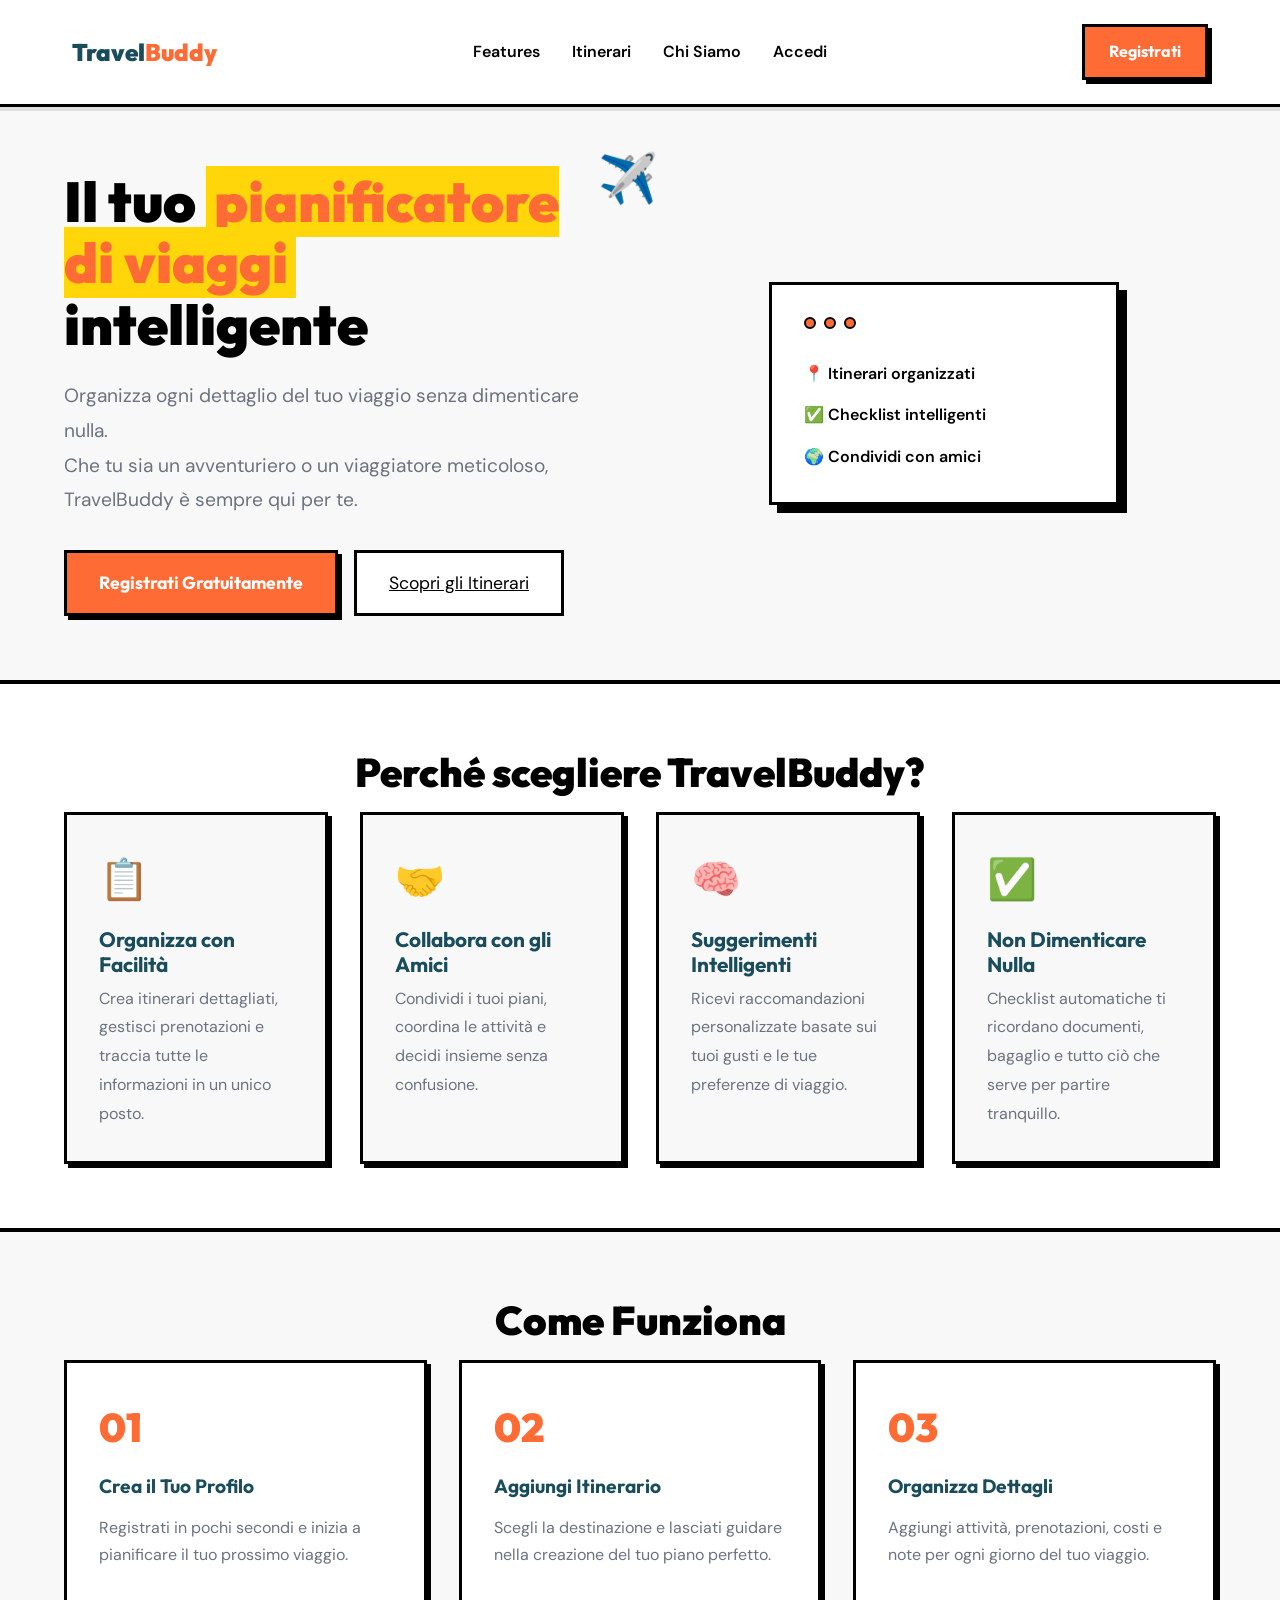
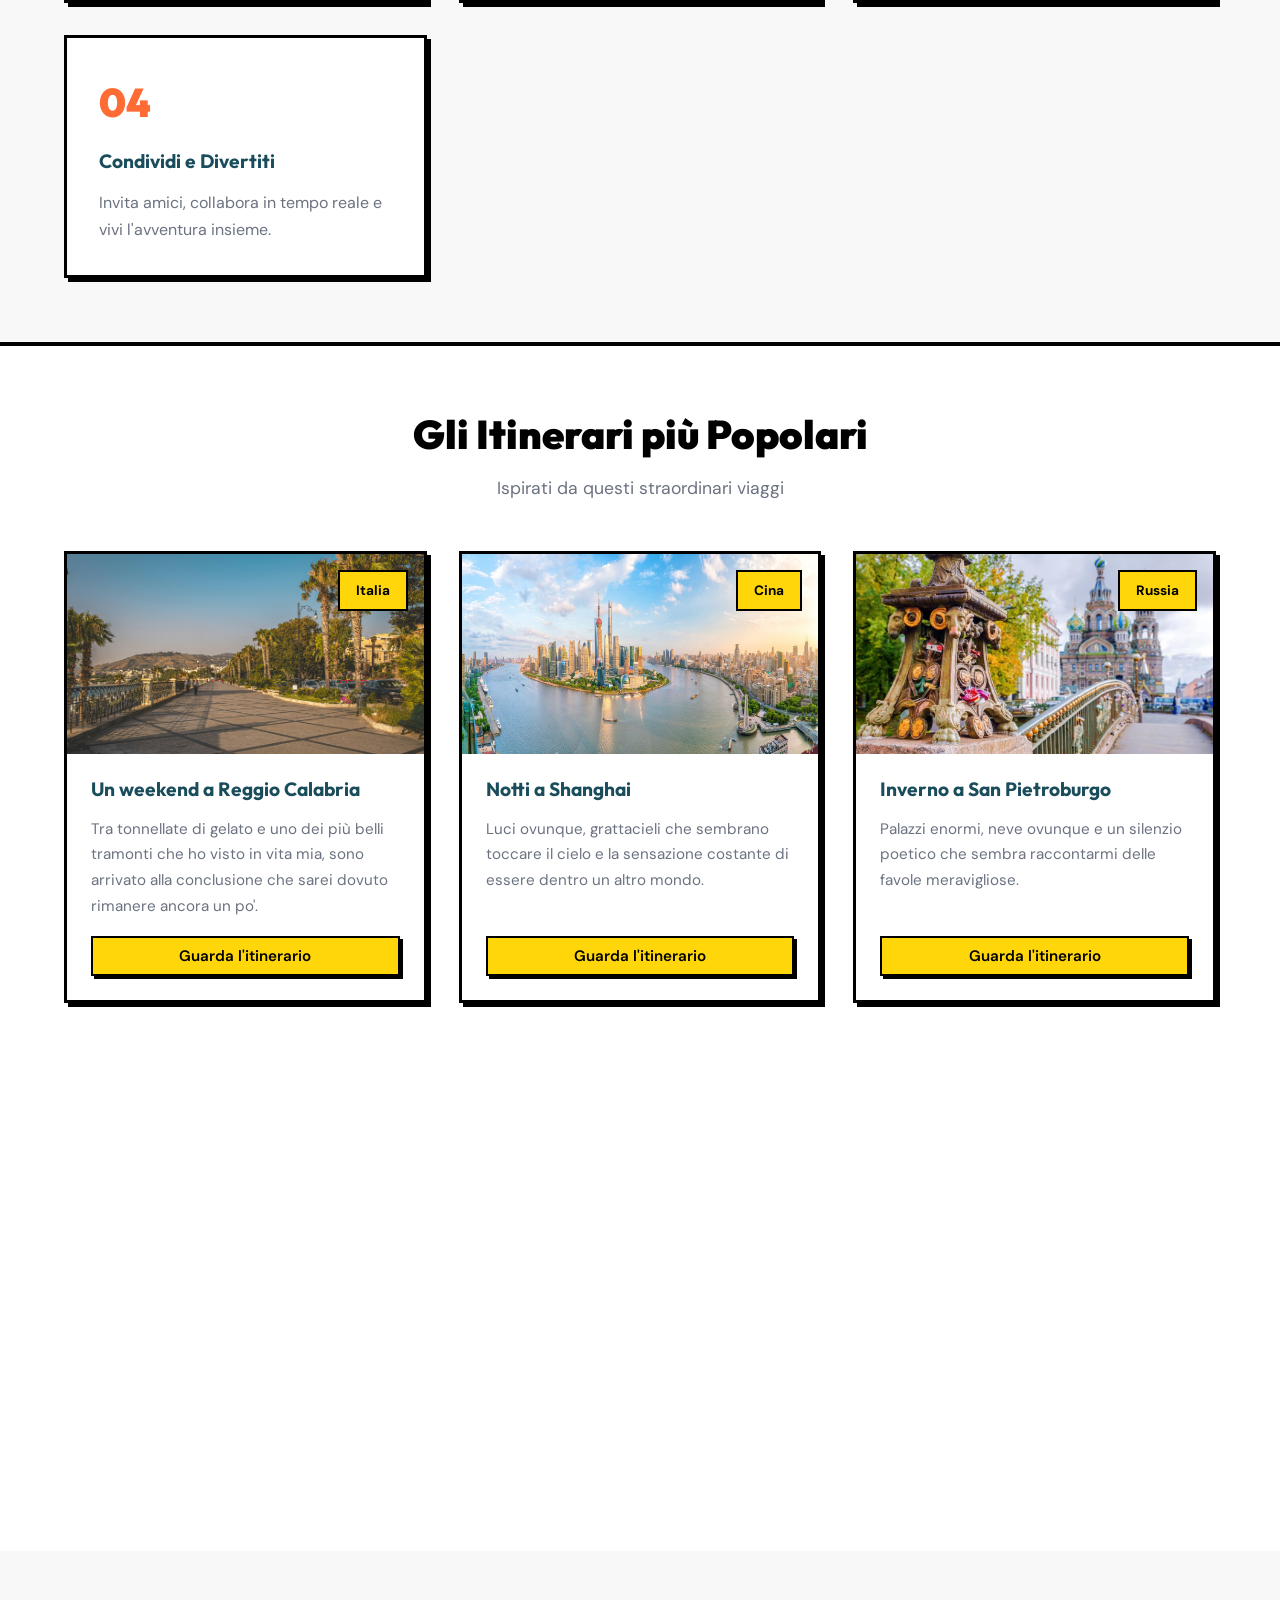
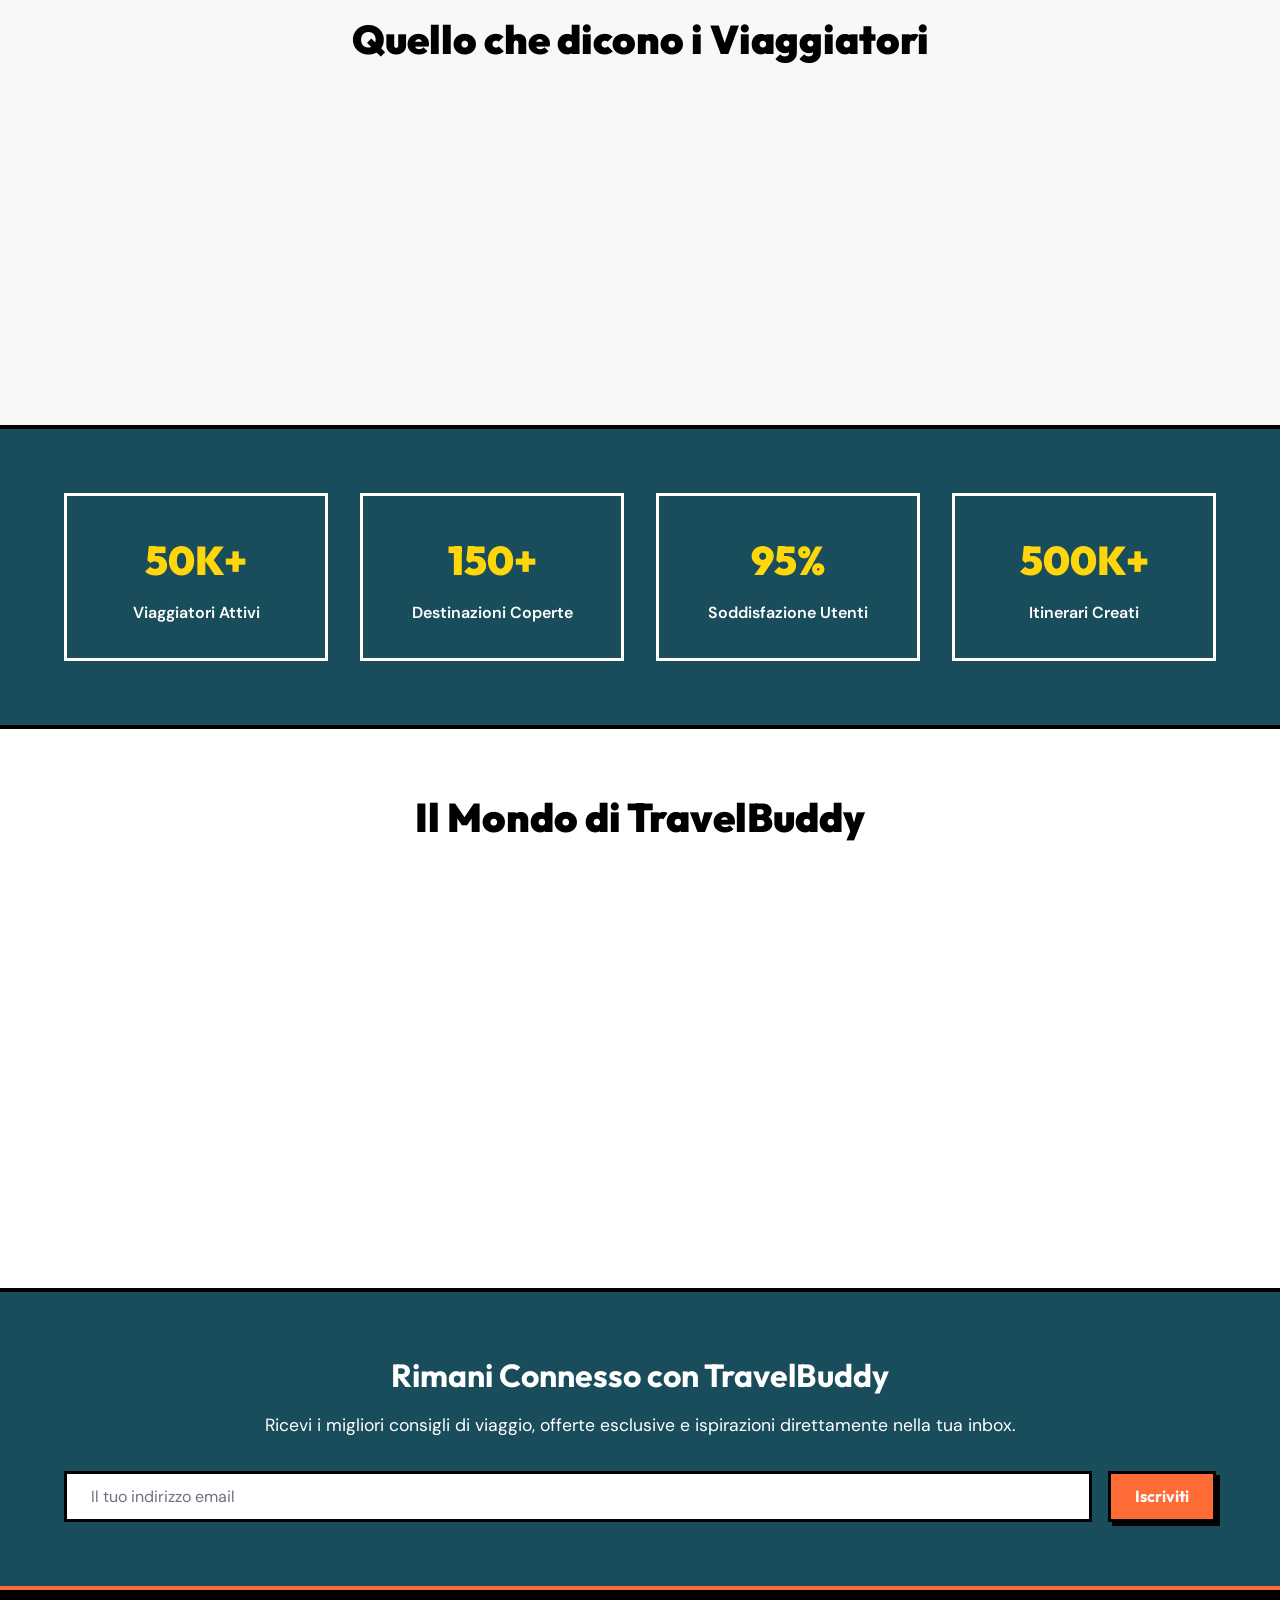
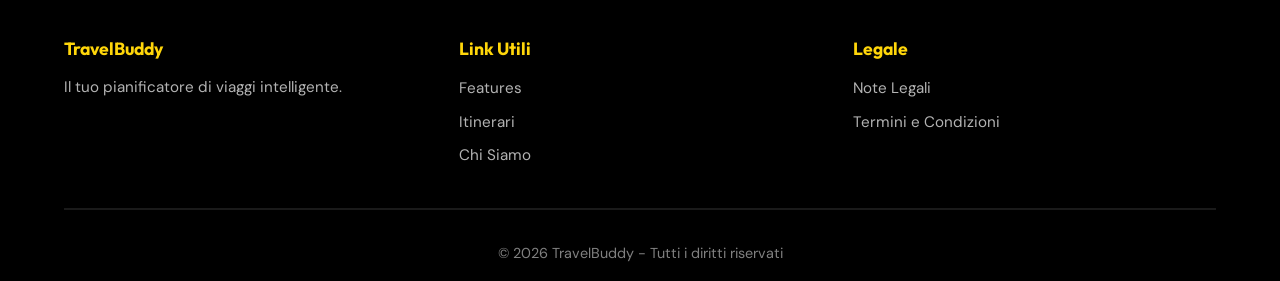
<file: Travel Front End/index.html>
<!doctype html>
<html lang="it">
<head>
  <meta charset="utf-8" />
  <meta name="viewport" content="width=device-width, initial-scale=1" />
  <title>TravelBuddy - Organizza i tuoi itinerari di viaggio</title>
  <link rel="stylesheet" href="style/style.css" />
  
  <!-- GOOGLE FONTS -->
  <link rel="preconnect" href="https://fonts.googleapis.com" />
  <link rel="preconnect" href="https://fonts.gstatic.com" crossorigin />
  <link href="https://fonts.googleapis.com/css2?family=Poppins:wght@400;500;600;700;800;900&family=DM+Sans:wght@400;500;700&family=Outfit:wght@600;700;800;900&display=swap" rel="stylesheet" />
  
  <!-- FAVICON -->
  <link rel="icon" type="image/png" href="/favicon-96x96.png" sizes="96x96" />
  <link rel="icon" type="image/svg+xml" href="/favicon.svg" />
  <link rel="shortcut icon" href="/favicon.ico" />
  <link rel="apple-touch-icon" sizes="180x180" href="/apple-touch-icon.png" />
  <link rel="manifest" href="/site.webmanifest" />
</head>
<body>
  <!-- ==================== NAVIGATION ==================== -->
  <nav class="navbar">
    <div class="navbar-container">
      <div class="navbar-brand">
        <span class="brand-text">Travel<span class="brand-highlight">Buddy</span></span>
      </div>
      <ul class="navbar-menu">
        <li><a href="#features" class="nav-link">Features</a></li>
        <li><a href="#itinerari" class="nav-link">Itinerari</a></li>
        <li><a href="#about" class="nav-link">Chi Siamo</a></li>
        <li><a href="login.html" class="nav-link">Accedi</a></li>
      </ul>
      <a href="registrazione.html" class="btn-primary">Registrati</a>
    </div>
  </nav>

  <!-- ==================== HERO SECTION ==================== -->
  <section class="hero">
    <div class="hero-container">
      <div class="hero-content">
        <h1 class="hero-title">
          Il tuo <span class="highlight-accent">pianificatore di viaggi</span> intelligente
        </h1>
        <p class="hero-subtitle">
          Organizza ogni dettaglio del tuo viaggio senza dimenticare nulla. <br />
          Che tu sia un avventuriero o un viaggiatore meticoloso, TravelBuddy è sempre qui per te.
        </p>
        <div class="hero-cta">
          <a href="registrazione.html" class="btn-primary btn-large">Registrati Gratuitamente</a>
          <a href="#itinerari" class="btn-secondary btn-large">Scopri gli Itinerari</a>
        </div>

        <!-- PLANE ANIMATION -->
        <div class="plane-animation">
          <div class="plane-icon">✈️</div>
        </div>
      </div>

      <div class="hero-visual">
        <div class="hero-card">
          <div class="card-header-visual">
            <div class="dot"></div>
            <div class="dot"></div>
            <div class="dot"></div>
          </div>
          <div class="card-content-visual">
            <p>📍 Itinerari organizzati</p>
            <p>✅ Checklist intelligenti</p>
            <p>🌍 Condividi con amici</p>
          </div>
        </div>
      </div>
    </div>
  </section>

  <!-- ==================== FEATURES SECTION ==================== -->
  <section class="features" id="features">
    <div class="features-container">
      <h2 class="section-title">Perché scegliere TravelBuddy?</h2>
      <div class="features-grid">
        
        <div class="feature-card">
          <div class="feature-icon">📋</div>
          <h3>Organizza con Facilità</h3>
          <p>Crea itinerari dettagliati, gestisci prenotazioni e traccia tutte le informazioni in un unico posto.</p>
        </div>

        <div class="feature-card">
          <div class="feature-icon">🤝</div>
          <h3>Collabora con gli Amici</h3>
          <p>Condividi i tuoi piani, coordina le attività e decidi insieme senza confusione.</p>
        </div>

        <div class="feature-card">
          <div class="feature-icon">🧠</div>
          <h3>Suggerimenti Intelligenti</h3>
          <p>Ricevi raccomandazioni personalizzate basate sui tuoi gusti e le tue preferenze di viaggio.</p>
        </div>

        <div class="feature-card">
          <div class="feature-icon">✅</div>
          <h3>Non Dimenticare Nulla</h3>
          <p>Checklist automatiche ti ricordano documenti, bagaglio e tutto ciò che serve per partire tranquillo.</p>
        </div>

      </div>
    </div>
  </section>

  <section class="how-it-works">
    <div class="how-it-works-container">
      <h2 class="section-title">Come Funziona</h2>
      <div class="steps-grid">

  <div class="step-group">
    <div class="step">
      <div class="step-number">01</div>
      <h3>Crea il Tuo Profilo</h3>
      <p>Registrati in pochi secondi e inizia a pianificare il tuo prossimo viaggio.</p>
    </div>

    
  </div>

  <div class="step-group">
    <div class="step">
      <div class="step-number">02</div>
      <h3>Aggiungi Itinerario</h3>
      <p>Scegli la destinazione e lasciati guidare nella creazione del tuo piano perfetto.</p>
    </div>

  </div>

  <div class="step-group">
    <div class="step">
      <div class="step-number">03</div>
      <h3>Organizza Dettagli</h3>
      <p>Aggiungi attività, prenotazioni, costi e note per ogni giorno del tuo viaggio.</p>
    </div>

    
  </div>

  <div class="step-group">
    <div class="step">
      <div class="step-number">04</div>
      <h3>Condividi e Divertiti</h3>
      <p>Invita amici, collabora in tempo reale e vivi l'avventura insieme.</p>
    </div>
  </div>

</div>

    </div>
  </section>

  <!-- ==================== ITINERARI SECTION ==================== -->
  <section class="itinerari-section" id="itinerari">
    <div class="itinerari-container">
      <div class="itinerari-header">
        <h2 class="section-title">Gli Itinerari più Popolari</h2>
        <p class="section-subtitle">Ispirati da questi straordinari viaggi</p>
      </div>

      <div class="cards-grid">
        
        <div class="travel-card">
          <div class="card-image-wrapper">
            <img src="assets/Reggio Calabria.jpg" alt="Reggio Calabria">
            <div class="card-tag">Italia</div>
          </div>
          <div class="card-body">
            <h3 class="card-title">Un weekend a Reggio Calabria</h3>
            <p class="card-description">Tra tonnellate di gelato e uno dei più belli tramonti che ho visto in vita mia, sono arrivato alla conclusione che sarei dovuto rimanere ancora un po'.</p>
            <button class="btn-card link-itinerario-c">Guarda l'itinerario</button>
          </div>
        </div>

        <div class="travel-card">
          <div class="card-image-wrapper">
            <img src="assets/Shangai.jpg" alt="Shanghai">
            <div class="card-tag">Cina</div>
          </div>
          <div class="card-body">
            <h3 class="card-title">Notti a Shanghai</h3>
            <p class="card-description">Luci ovunque, grattacieli che sembrano toccare il cielo e la sensazione costante di essere dentro un altro mondo.</p>
            <button class="btn-card ">Guarda l'itinerario</button>
          </div>
        </div>

        <div class="travel-card">
          <div class="card-image-wrapper">
            <img src="assets/sanpietroburgo.jpg" alt="San Pietroburgo">
            <div class="card-tag">Russia</div>
          </div>
          <div class="card-body">
            <h3 class="card-title">Inverno a San Pietroburgo</h3>
            <p class="card-description">Palazzi enormi, neve ovunque e un silenzio poetico che sembra raccontarmi delle favole meravigliose.</p>
            <button class="btn-card">Guarda l'itinerario</button>
          </div>
        </div>

        <div class="travel-card">
          <div class="card-image-wrapper">
            <img src="assets/cancun-quintana-roo-maya-vacanze.jpg" alt="Cancun">
            <div class="card-tag">Messico</div>
          </div>
          <div class="card-body">
            <h3 class="card-title">Un tuffo a Cancún</h3>
            <p class="card-description">Tra mare turchese e notti infinite, ho perso il senso del tempo… e forse anche un po' di me stesso.</p>
            <button class="btn-card link-itinerario-m">Guarda l'itinerario</button>
          </div>
        </div>

        <div class="travel-card">
          <div class="card-image-wrapper">
            <img src="assets/riyah.jpg" alt="Riyadh">
            <div class="card-tag">Arabia Saudita</div>
          </div>
          <div class="card-body">
            <h3 class="card-title">Riyadh, luce nel deserto</h3>
            <p class="card-description">Tra modernità e sabbia, una città che meravigliosa che ti rimane addosso.</p>
            <button class="btn-card">Guarda l'itinerario</button>
          </div>
        </div>

        <div class="travel-card">
          <div class="card-image-wrapper">
            <img src="assets/Vista_de_la_Villa_Imperial_de_Potosí.jpg" alt="Potosi">
            <div class="card-tag">Bolivia</div>
          </div>
          <div class="card-body">
            <h3 class="card-title">Sopra le nuvole a Potosí</h3>
            <p class="card-description">L'aria è sottile, le strade sono ripide e ogni passo sembra più pesante del precedente, ma il mondo da quassù è un'altra cosa.</p>
            <button class="btn-card">Guarda l'itinerario</button>
          </div>
        </div>

      </div>
    </div>
  </section>

  <!-- ==================== TESTIMONIALS SECTION ==================== -->
  <section class="testimonials">
    <div class="testimonials-container">
      <h2 class="section-title">Quello che dicono i Viaggiatori</h2>
      
      <div class="testimonials-grid">
        <div class="testimonial-card">
          <div class="stars">⭐⭐⭐⭐⭐</div>
          <p class="testimonial-text">"TravelBuddy mi ha salvato la vita. Non dimentico mai nulla e i miei amici adorano come organizzo i nostri viaggi."</p>
          <p class="testimonial-author">— Marco, 28 anni</p>
        </div>

        <div class="testimonial-card">
          <div class="stars">⭐⭐⭐⭐⭐</div>
          <p class="testimonial-text">"Finalmente uno strumento che capisce veramente cosa serve a un viaggiatore. Semplice, efficace e bellissimo."</p>
          <p class="testimonial-author">— Sofia, 32 anni</p>
        </div>

        <div class="testimonial-card">
          <div class="stars">⭐⭐⭐⭐⭐</div>
          <p class="testimonial-text">"Ho usato TravelBuddy per la mia luna di miele e ha reso tutto perfetto. Lo consiglio a tutti gli sposi!"</p>
          <p class="testimonial-author">— Luca & Giulia, Sposi</p>
        </div>
      </div>
    </div>
  </section>

  <!-- ==================== STATS SECTION ==================== -->
  <section class="stats">
    <div class="stats-container">
      <div class="stat">
        <div class="stat-number">50K+</div>
        <div class="stat-label">Viaggiatori Attivi</div>
      </div>
      <div class="stat">
        <div class="stat-number">150+</div>
        <div class="stat-label">Destinazioni Coperte</div>
      </div>
      <div class="stat">
        <div class="stat-number">95%</div>
        <div class="stat-label">Soddisfazione Utenti</div>
      </div>
      <div class="stat">
        <div class="stat-number">500K+</div>
        <div class="stat-label">Itinerari Creati</div>
      </div>
    </div>
  </section>

  <!-- ==================== ABOUT SECTION ==================== -->
  <section class="about" id="about">
    <div class="about-container">
      <h2 class="section-title">Il Mondo di TravelBuddy</h2>
      
      <div class="about-grid">
        <div class="about-card">
          <div class="about-icon">👋</div>
          <h3>Chi Siamo</h3>
          <p>TravelBuddy è nata dall'idea semplice ma potente: rendere la pianificazione dei viaggi un'esperienza piacevole, non stressante. Crediamo che ogni viaggio meriti di essere perfettamente organizzato.</p>
        </div>

        <div class="about-card">
          <div class="about-icon">🚀</div>
          <h3>La Nostra Mission</h3>
          <p>Il nostro obiettivo è rendere ogni viaggio un'esperienza unica, libera e personalizzata. Vogliamo che i nostri utenti si concentrino su ciò che conta: creare memorie indimenticabili.</p>
        </div>

        <div class="about-card">
          <div class="about-icon">✨</div>
          <h3>Punti di Forza</h3>
          <p>Pianifica ogni dettaglio, collabora con gli amici e non dimenticare mai nulla. La nostra piattaforma è semplice, intuitiva e costruita per fare proprio questo: aiutarti a vivere il viaggio, non a preoccuparti della pianificazione.</p>
        </div>
      </div>
    </div>
  </section>

  <!-- ==================== NEWSLETTER CTA ==================== -->
  <section class="newsletter">
    <div class="newsletter-container">
      <h2>Rimani Connesso con TravelBuddy</h2>
      <p>Ricevi i migliori consigli di viaggio, offerte esclusive e ispirazioni direttamente nella tua inbox.</p>
      
      <form class="newsletter-form">
        <input type="email" placeholder="Il tuo indirizzo email" required class="newsletter-input">
        <button type="submit" class="btn-primary">Iscriviti</button>
      </form>
    </div>
  </section>

  <!-- ==================== FOOTER ==================== -->
  <footer class="footer">
    <div class="footer-container">
      <div class="footer-content">
        <div class="footer-section">
          <h4>TravelBuddy</h4>
          <p>Il tuo pianificatore di viaggi intelligente.</p>
        </div>
        <div class="footer-section">
          <h4>Link Utili</h4>
          <ul>
            <li><a href="#features">Features</a></li>
            <li><a href="#itinerari">Itinerari</a></li>
            <li><a href="#about">Chi Siamo</a></li>
          </ul>
        </div>
        <div class="footer-section">
          <h4>Legale</h4>
          <ul>
            <li><a href="note-legali.html">Note Legali</a></li>
            <li><a href="termini-e-condizioni.html">Termini e Condizioni</a></li>
          </ul>
        </div>
      </div>

      <div class="footer-bottom">
        <p>© 2026 TravelBuddy - Tutti i diritti riservati</p>
      </div>
    </div>
  </footer>

  <script src="script/script.js" defer></script>
</body>
</html>
</file>
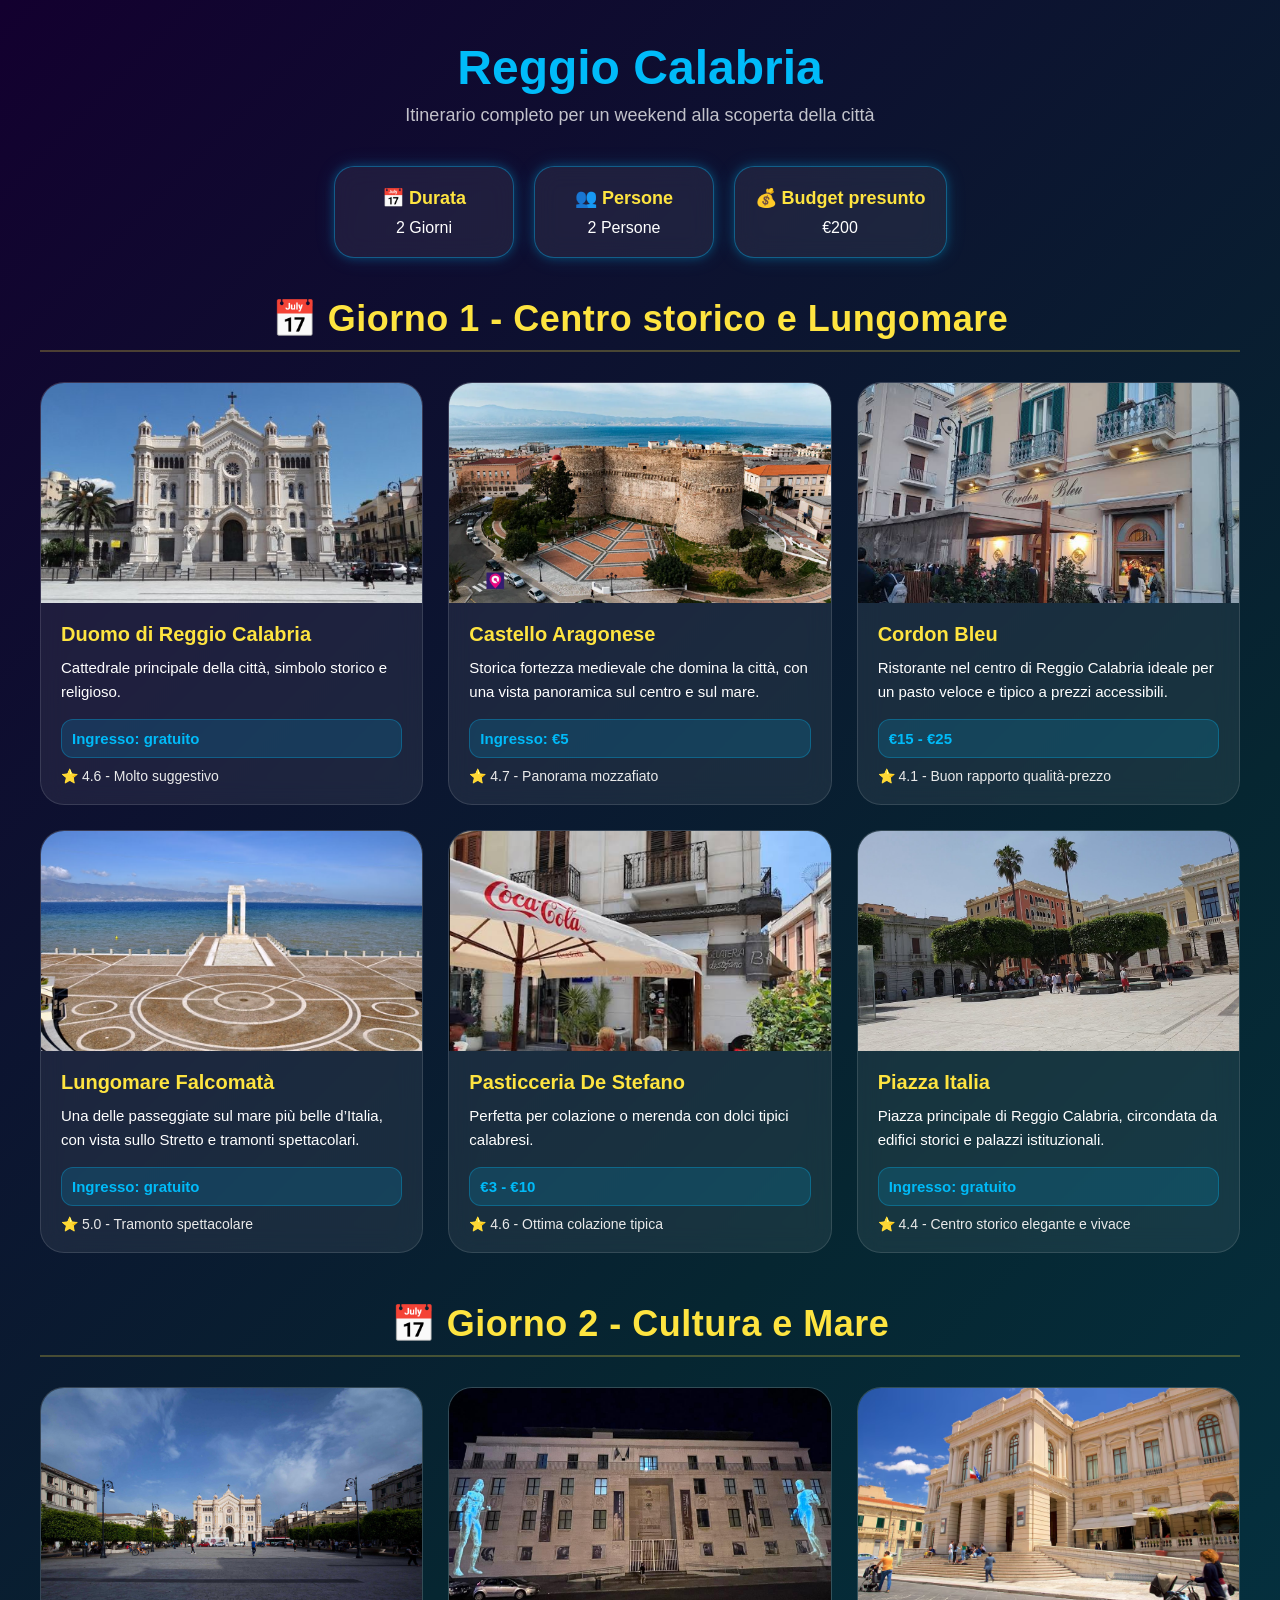
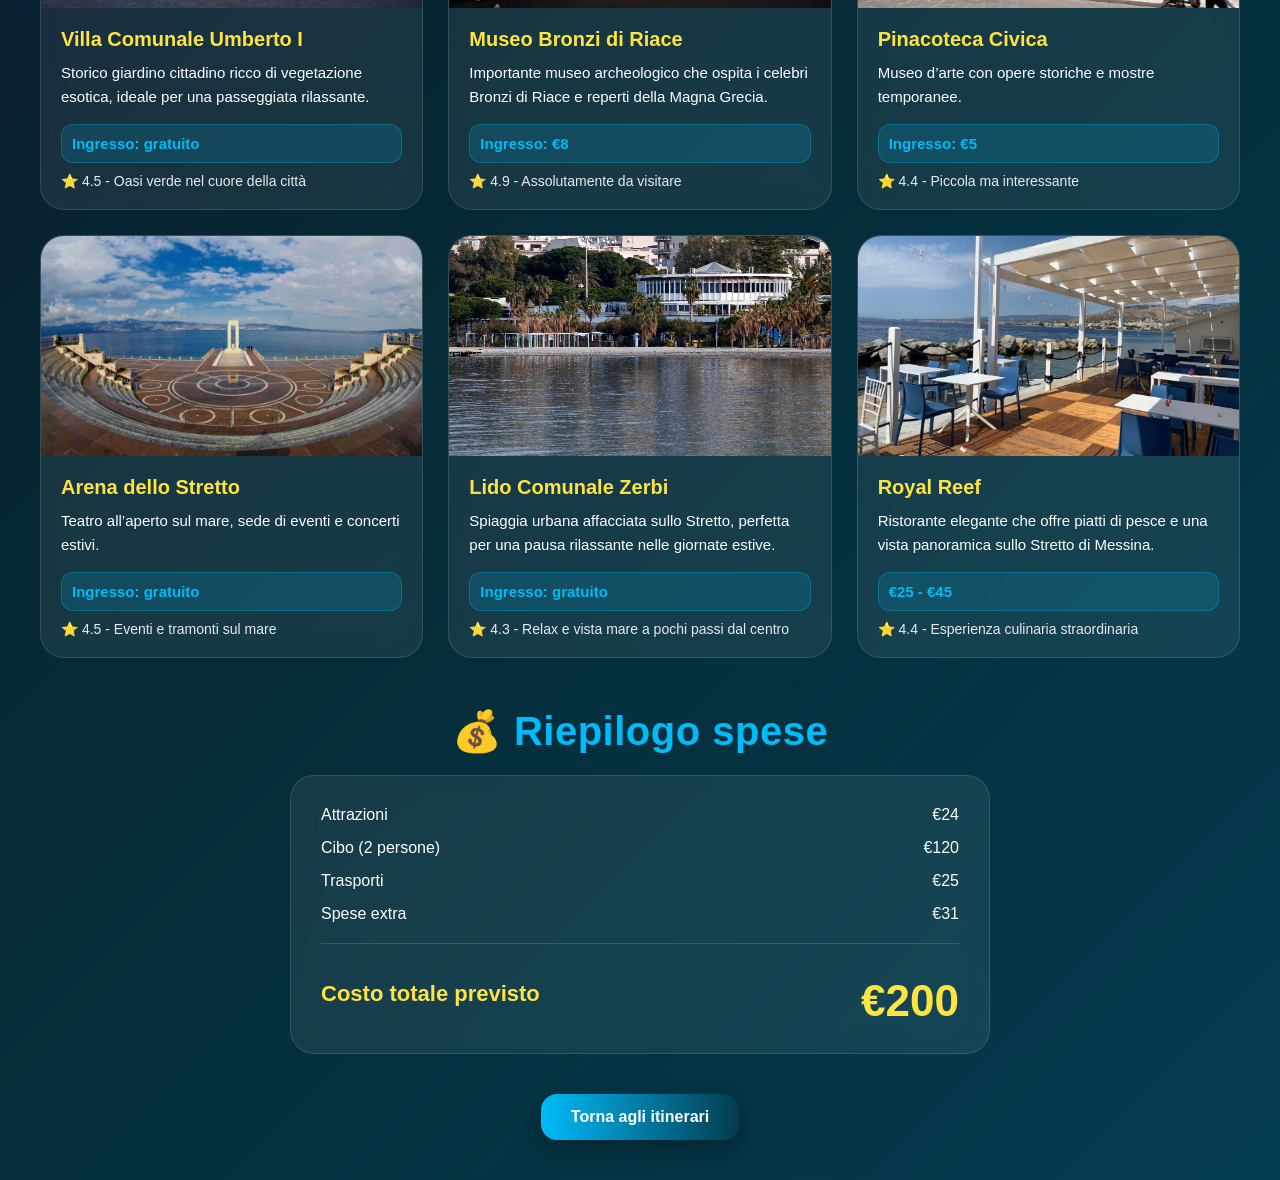
<file: Travel Front End/Itinerario.html>
<!DOCTYPE html>
<html lang="it">

<head>
  <meta charset="UTF-8">
  <meta name="viewport" content="width=device-width, initial-scale=1.0">

  <title>Itinerario - Reggio Calabria</title>

  <link rel="stylesheet" href="style/itinerario.css">

  <link href="https://fonts.googleapis.com/css2?family=Outfit:wght@400;600;700;900&family=DM+Sans:wght@400;500;700&display=swap" rel="stylesheet">
</head>

<body>

<div class="container">

  <!-- HEADER -->
  <header class="header">
    <h1>Reggio Calabria</h1>
    <p class="subtitle">Itinerario completo per un weekend alla scoperta della città</p>
  </header>

  <!-- INFO VIAGGIO -->
  <section class="trip-info">

    <div class="info-card">
      <h3>📅 Durata</h3>
      <p>2 Giorni</p>
    </div>

    <div class="info-card">
      <h3>👥 Persone</h3>
      <p>2 Persone</p>
    </div>

     <div class="info-card">
      <h3>💰 Budget presunto</h3>
      <p>€200</p>
    </div>

  </section>

  <!-- LUOGHI DA VISITARE -->

<section class="places">

  <h2>📅 Giorno 1 - Centro storico e Lungomare</h2>

  <div class="cards">

<div class="place-card">
  <img src="assets/duomo.png" alt="Duomo di Reggio Calabria">
  <div class="content">
    <h3>Duomo di Reggio Calabria</h3>
    <p>Cattedrale principale della città, simbolo storico e religioso.</p>
    <div class="price">Ingresso: gratuito</div>
    <div class="review">⭐ 4.6 - Molto suggestivo</div>
  </div>
</div>

<div class="place-card">
  <img src="assets/castello.png" alt="Castello Aragonese">
  <div class="content">
    <h3>Castello Aragonese</h3>
    <p>Storica fortezza medievale che domina la città, con una vista panoramica sul centro e sul mare.</p>
    <div class="price">Ingresso: €5</div>
    <div class="review">⭐ 4.7 - Panorama mozzafiato</div>
  </div>
</div>

<div class="place-card">
  <img src="assets/pranzo.png" alt="Cordon Bleu">
  <div class="content">
    <h3>Cordon Bleu</h3>
    <p>Ristorante nel centro di Reggio Calabria ideale per un pasto veloce e tipico a prezzi accessibili.</p>
    <div class="price">€15 - €25</div>
    <div class="review">⭐ 4.1 - Buon rapporto qualità-prezzo</div>
  </div>
</div>

<div class="place-card">
  <img src="assets/mare.png" alt="Lungomare Falcomatà">
  <div class="content">
    <h3>Lungomare Falcomatà</h3>
    <p>Una delle passeggiate sul mare più belle d’Italia, con vista sullo Stretto e tramonti spettacolari.</p>
    <div class="price">Ingresso: gratuito</div>
    <div class="review">⭐ 5.0 - Tramonto spettacolare</div>
  </div>
</div>

<div class="place-card">
  <img src="assets/bar.png" alt="Pasticceria De Stefano">
  <div class="content">
    <h3>Pasticceria De Stefano</h3>
    <p>Perfetta per colazione o merenda con dolci tipici calabresi.</p>
    <div class="price">€3 - €10</div>
    <div class="review">⭐ 4.6 - Ottima colazione tipica</div>
  </div>
</div>

<div class="place-card">
  <img src="assets/piazza.png" alt="Piazza Italia">

  <div class="content">
    <h3>Piazza Italia</h3>

    <p>
      Piazza principale di Reggio Calabria,
      circondata da edifici storici e palazzi istituzionali.
    </p>

    <div class="price">Ingresso: gratuito</div>

    <div class="review">
      ⭐ 4.4 - Centro storico elegante e vivace
    </div>
  </div>
</div>

  </div>

</section>

<!-- GIORNO 2 -->

<section class="places">

  <h2>📅 Giorno 2 - Cultura e Mare</h2>

  <div class="cards">

    <div class="place-card">
  <img src="assets/villa.png" alt="Villa Comunale">

  <div class="content">
    <h3>Villa Comunale Umberto I</h3>

    <p>
      Storico giardino cittadino ricco di vegetazione esotica,
      ideale per una passeggiata rilassante.
    </p>

    <div class="price">Ingresso: gratuito</div>

    <div class="review">
      ⭐ 4.5 - Oasi verde nel cuore della città
    </div>
  </div>
</div>

<div class="place-card">
  <img src="assets/museo.png" alt="Museo Bronzi di Riace">
  <div class="content">
    <h3>Museo Bronzi di Riace</h3>
    <p>Importante museo archeologico che ospita i celebri Bronzi di Riace e reperti della Magna Grecia.</p>
    <div class="price">Ingresso: €8</div>
    <div class="review">⭐ 4.9 - Assolutamente da visitare</div>
  </div>
</div>

<div class="place-card">
  <img src="assets/pinacoteca.png" alt="Pinacoteca Civica">
  <div class="content">
    <h3>Pinacoteca Civica</h3>
    <p>Museo d’arte con opere storiche e mostre temporanee.</p>
    <div class="price">Ingresso: €5</div>
    <div class="review">⭐ 4.4 - Piccola ma interessante</div>
  </div>
</div>

<div class="place-card">
  <img src="assets/arena.png" alt="Arena dello Stretto">
  <div class="content">
    <h3>Arena dello Stretto</h3>
    <p>Teatro all’aperto sul mare, sede di eventi e concerti estivi.</p>
    <div class="price">Ingresso: gratuito</div>
    <div class="review">⭐ 4.5 - Eventi e tramonti sul mare</div>
  </div>
</div>

<div class="place-card">
  <img src="assets/lido.png" alt="Lido Comunale Zerbi">

  <div class="content">
    <h3>Lido Comunale Zerbi</h3>

    <p>
      Spiaggia urbana affacciata sullo Stretto,
      perfetta per una pausa rilassante nelle giornate estive.
    </p>

    <div class="price">Ingresso: gratuito</div>

    <div class="review">
      ⭐ 4.3 - Relax e vista mare a pochi passi dal centro
    </div>
  </div>
</div>

<div class="place-card">
  <img src="assets/cena.png" alt="Royal Reef">
  <div class="content">
    <h3>Royal Reef</h3>
    <p>Ristorante elegante che offre piatti di pesce e una vista panoramica sullo Stretto di Messina.</p>
    <div class="price">€25 - €45</div>
    <div class="review">⭐ 4.4 - Esperienza culinaria straordinaria</div>
  </div>
</div>


  </div>

</section>


  <!-- RIEPILOGO SPESE -->

<section class="recap">

  <h2>💰 Riepilogo spese</h2>

  <div class="recap-box">

    <p>Attrazioni <span>€24</span></p>
    <p>Cibo (2 persone) <span>€120</span></p>
    <p>Trasporti <span>€25</span></p>
    <p>Spese extra <span>€31</span></p>

    <hr>

   <div class="total-box">
  <div class="total-line">
    <span class="label">Costo totale previsto</span>
    <span class="price">€200</span>
  </div>
</div>
  </div>
</section>

  <!-- BACK -->
<div class="back-container">
  <a href="index.html" class="back-btn">Torna agli itinerari</a>

</div>

</div>
</div>

</body>
</html>
</file>
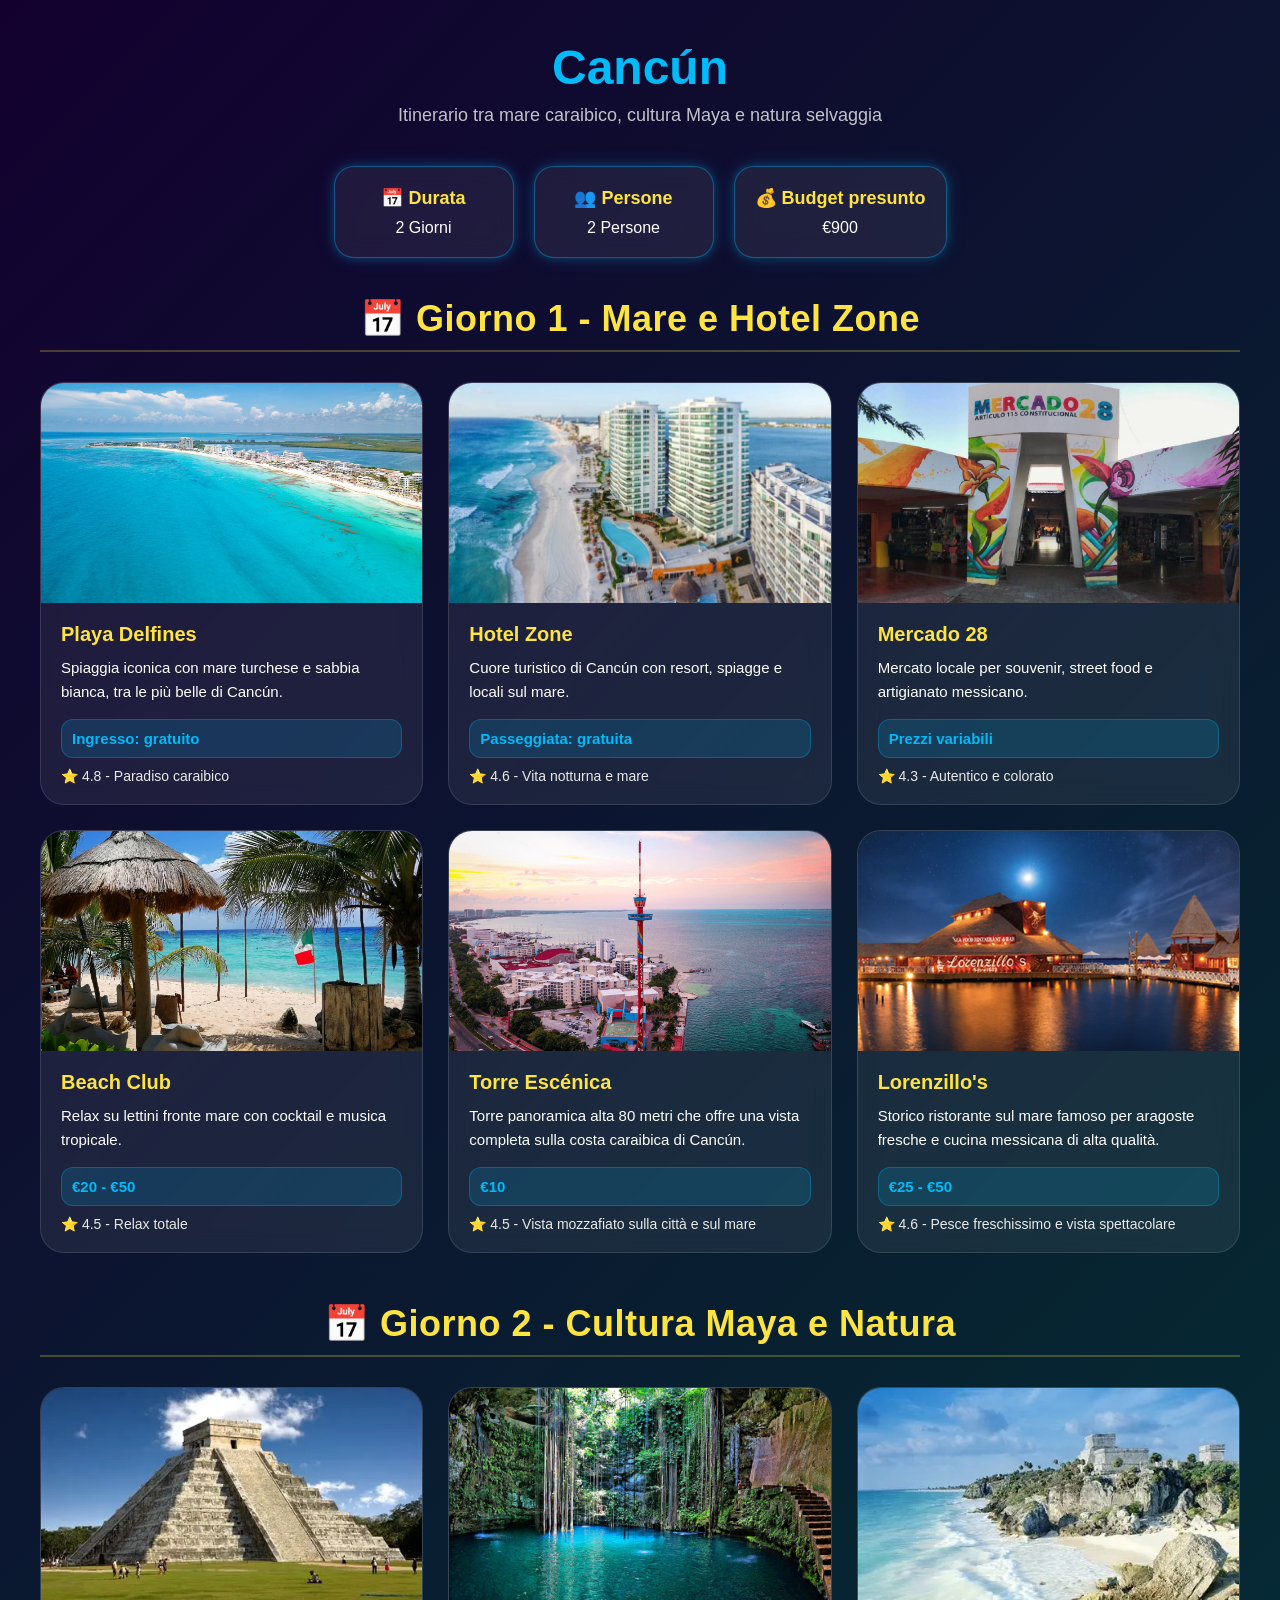
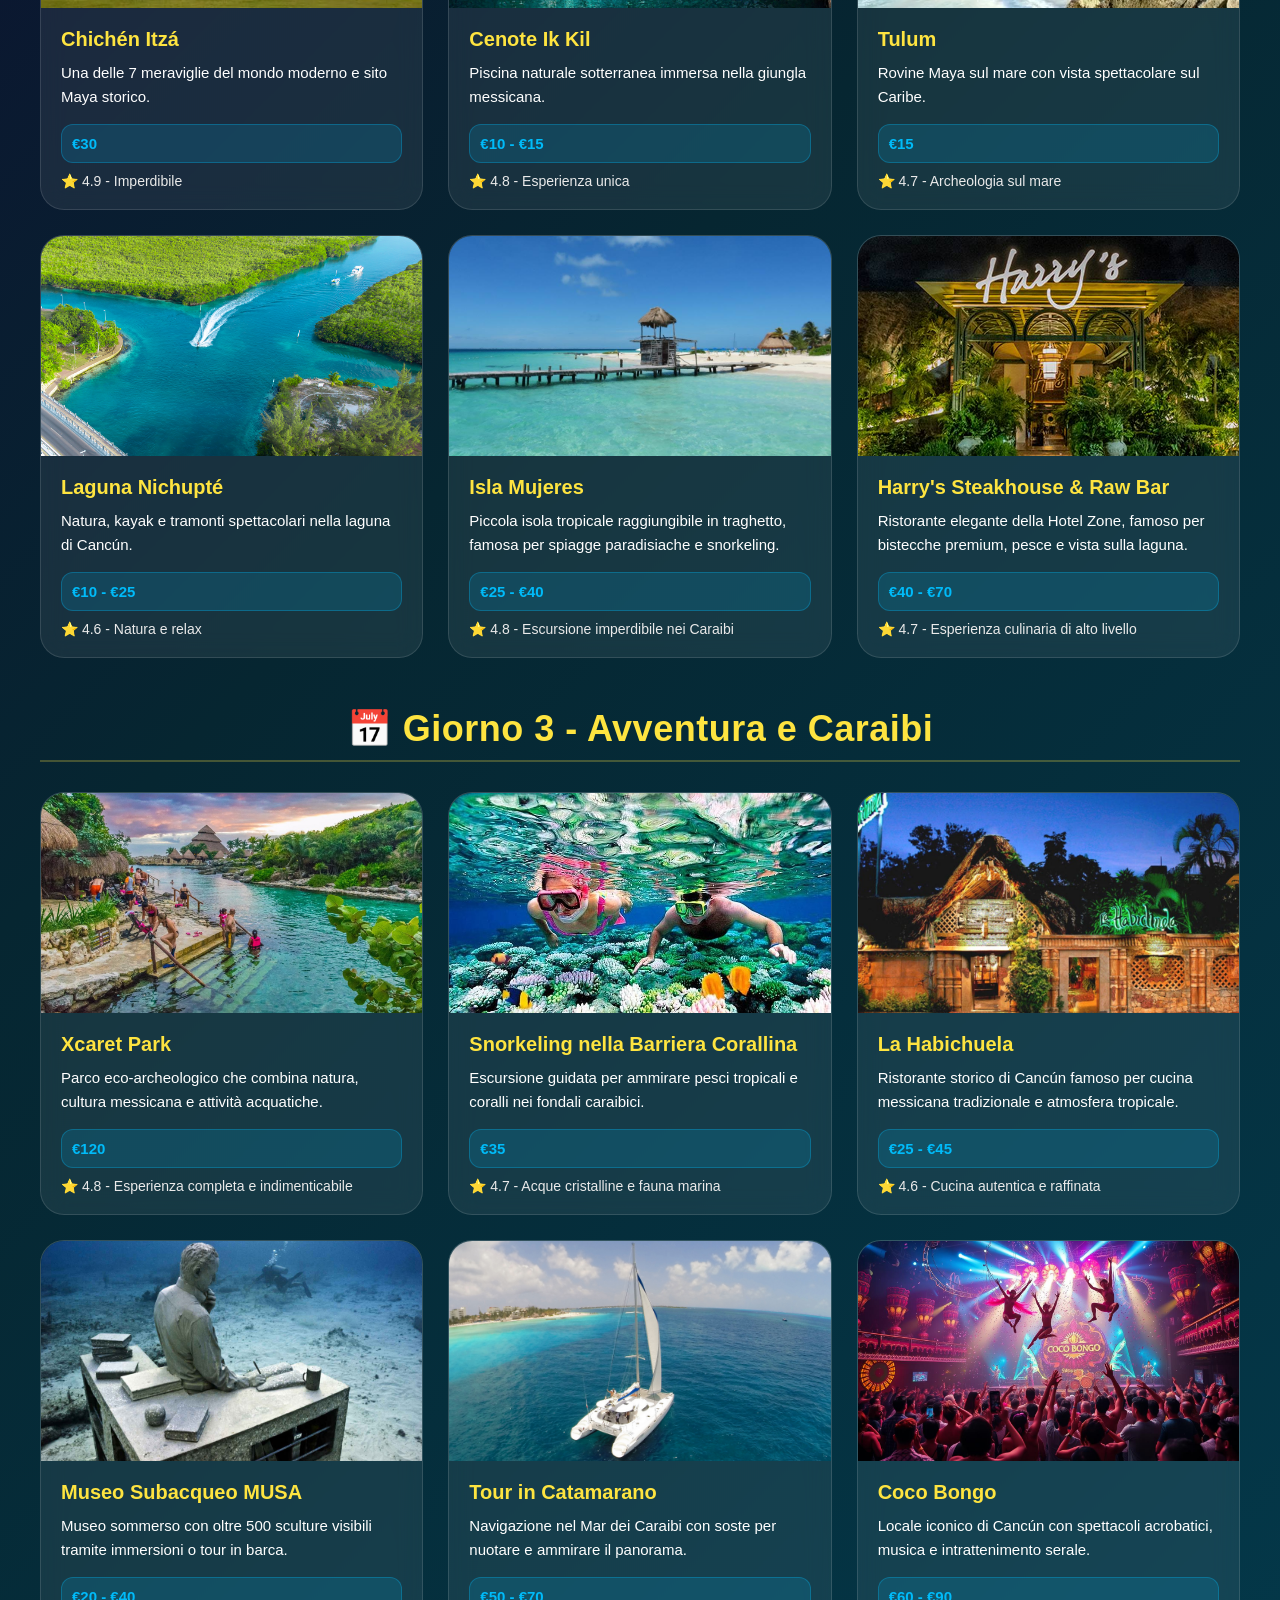
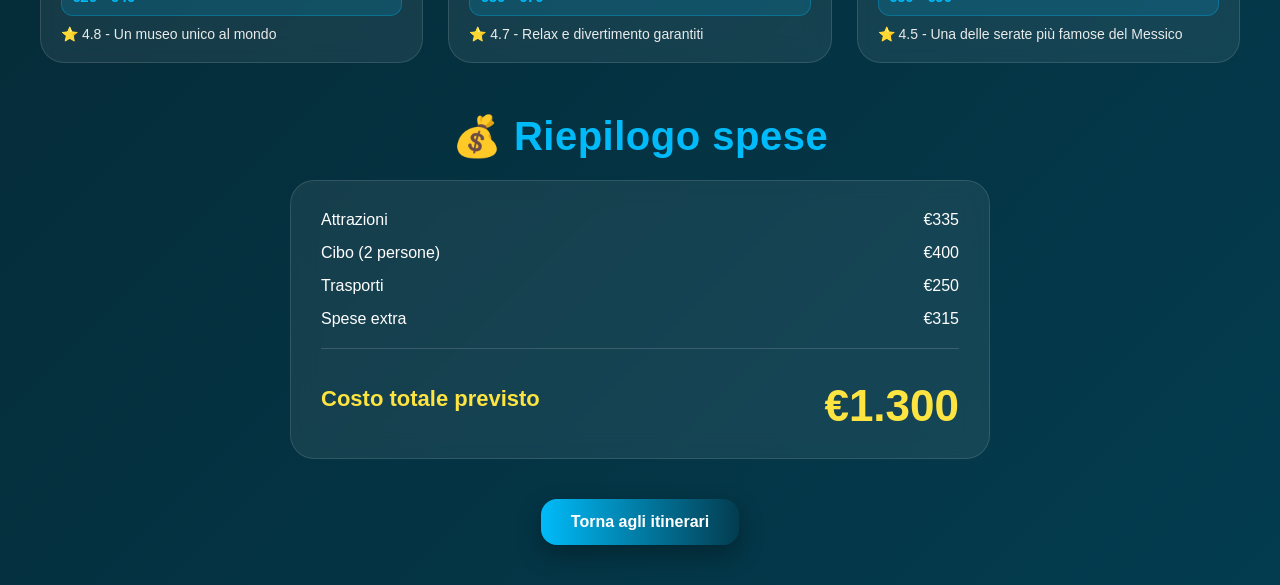
<file: Travel Front End/itinerario2.html>
<!DOCTYPE html>
<html lang="it">

<head>
  <meta charset="UTF-8">
  <meta name="viewport" content="width=device-width, initial-scale=1.0">

  <title>Itinerario - Cancún</title>

  <link rel="stylesheet" href="style/itinerario.css">

  <link
    href="https://fonts.googleapis.com/css2?family=Outfit:wght@400;600;700;900&family=DM+Sans:wght@400;500;700&display=swap"
    rel="stylesheet">
</head>

<body>

  <div class="container">

    <!-- HEADER -->
    <header class="header">
      <h1>Cancún</h1>
      <p class="subtitle">Itinerario tra mare caraibico, cultura Maya e natura selvaggia</p>
    </header>

    <!-- INFO VIAGGIO -->
    <section class="trip-info">

      <div class="info-card">
        <h3>📅 Durata</h3>
        <p>2 Giorni</p>
      </div>

      <div class="info-card">
        <h3>👥 Persone</h3>
        <p>2 Persone</p>
      </div>

      <div class="info-card">
        <h3>💰 Budget presunto</h3>
        <p>€900</p>
      </div>

    </section>

    <!-- GIORNO 1 -->
    <section class="places">

      <h2>📅 Giorno 1 - Mare e Hotel Zone</h2>

      <div class="cards">

        <div class="place-card">
          <img src="assets/playa.png" alt="Playa Delfines">
          <div class="content">
            <h3>Playa Delfines</h3>
            <p>Spiaggia iconica con mare turchese e sabbia bianca, tra le più belle di Cancún.</p>
            <div class="price">Ingresso: gratuito</div>
            <div class="review">⭐ 4.8 - Paradiso caraibico</div>
          </div>
        </div>

        <div class="place-card">
          <img src="assets/hotel.png" alt="Hotel Zone">
          <div class="content">
            <h3>Hotel Zone</h3>
            <p>Cuore turistico di Cancún con resort, spiagge e locali sul mare.</p>
            <div class="price">Passeggiata: gratuita</div>
            <div class="review">⭐ 4.6 - Vita notturna e mare</div>
          </div>
        </div>

        <div class="place-card">
          <img src="assets/mercado.png" alt="Mercado 28">
          <div class="content">
            <h3>Mercado 28</h3>
            <p>Mercato locale per souvenir, street food e artigianato messicano.</p>
            <div class="price">Prezzi variabili</div>
            <div class="review">⭐ 4.3 - Autentico e colorato</div>
          </div>
        </div>

        <div class="place-card">
          <img src="assets/beach.jpg" alt="Beach Club">
          <div class="content">
            <h3>Beach Club</h3>
            <p>Relax su lettini fronte mare con cocktail e musica tropicale.</p>
            <div class="price">€20 - €50</div>
            <div class="review">⭐ 4.5 - Relax totale</div>
          </div>
        </div>

        <div class="place-card">
          <img src="assets/torre.png" alt="Torre Escénica">
          <div class="content">
            <h3>Torre Escénica</h3>
            <p>Torre panoramica alta 80 metri che offre una vista completa sulla costa caraibica di Cancún.</p>
            <div class="price">€10</div>
            <div class="review">⭐ 4.5 - Vista mozzafiato sulla città e sul mare</div>
          </div>
        </div>

        <div class="place-card">
          <img src="assets/lorenzillos.png" alt="Lorenzillo's">
          <div class="content">
            <h3>Lorenzillo's</h3>
            <p>Storico ristorante sul mare famoso per aragoste fresche e cucina messicana di alta qualità.</p>
            <div class="price">€25 - €50</div>
            <div class="review">⭐ 4.6 - Pesce freschissimo e vista spettacolare</div>
          </div>
        </div>
      </div>
    </section>

    <!-- GIORNO 2 -->
    <section class="places">

      <h2>📅 Giorno 2 - Cultura Maya e Natura</h2>

      <div class="cards">

        <div class="place-card">
          <img src="assets/chichen.png" alt="Chichén Itzá">
          <div class="content">
            <h3>Chichén Itzá</h3>
            <p>Una delle 7 meraviglie del mondo moderno e sito Maya storico.</p>
            <div class="price">€30</div>
            <div class="review">⭐ 4.9 - Imperdibile</div>
          </div>
        </div>

        <div class="place-card">
          <img src="assets/cenote.png" alt="Cenote Ik Kil">
          <div class="content">
            <h3>Cenote Ik Kil</h3>
            <p>Piscina naturale sotterranea immersa nella giungla messicana.</p>
            <div class="price">€10 - €15</div>
            <div class="review">⭐ 4.8 - Esperienza unica</div>
          </div>
        </div>

        <div class="place-card">
          <img src="assets/tulum.png" alt="Tulum">
          <div class="content">
            <h3>Tulum</h3>
            <p>Rovine Maya sul mare con vista spettacolare sul Caribe.</p>
            <div class="price">€15</div>
            <div class="review">⭐ 4.7 - Archeologia sul mare</div>
          </div>
        </div>

        <div class="place-card">
          <img src="assets/laguna.png" alt="Laguna Nichupté">
          <div class="content">
            <h3>Laguna Nichupté</h3>
            <p>Natura, kayak e tramonti spettacolari nella laguna di Cancún.</p>
            <div class="price">€10 - €25</div>
            <div class="review">⭐ 4.6 - Natura e relax</div>
          </div>
        </div>

        <div class="place-card">
          <img src="assets/isla.png" alt="Isla Mujeres">
          <div class="content">
            <h3>Isla Mujeres</h3>
            <p>Piccola isola tropicale raggiungibile in traghetto, famosa per spiagge paradisiache e snorkeling.</p>
            <div class="price">€25 - €40</div>
            <div class="review">⭐ 4.8 - Escursione imperdibile nei Caraibi</div>
          </div>
        </div>

        <div class="place-card">
          <img src="assets/harrys.png" alt="Harry's Steakhouse">
          <div class="content">
            <h3>Harry's Steakhouse & Raw Bar</h3>
            <p>Ristorante elegante della Hotel Zone, famoso per bistecche premium, pesce e vista sulla laguna.</p>
            <div class="price">€40 - €70</div>
            <div class="review">⭐ 4.7 - Esperienza culinaria di alto livello</div>
          </div>
        </div>
      </div>
    </section>

    <section class="places">

      <!-- GIORNO 3 -->

      <h2>📅 Giorno 3 - Avventura e Caraibi</h2>

      <div class="cards">

        <div class="place-card">
          <img src="assets/xcaret.png" alt="Parco Xcaret">
          <div class="content">
            <h3>Xcaret Park</h3>
            <p>Parco eco-archeologico che combina natura, cultura messicana e attività acquatiche.</p>
            <div class="price">€120</div>
            <div class="review">⭐ 4.8 - Esperienza completa e indimenticabile</div>
          </div>
        </div>

        <div class="place-card">
          <img src="assets/snorkeling.png" alt="Snorkeling">
          <div class="content">
            <h3>Snorkeling nella Barriera Corallina</h3>
            <p>Escursione guidata per ammirare pesci tropicali e coralli nei fondali caraibici.</p>
            <div class="price">€35</div>
            <div class="review">⭐ 4.7 - Acque cristalline e fauna marina</div>
          </div>
        </div>

        <div class="place-card">
          <img src="assets/lahabichuela.png" alt="La Habichuela">
          <div class="content">
            <h3>La Habichuela</h3>
            <p>Ristorante storico di Cancún famoso per cucina messicana tradizionale e atmosfera tropicale.</p>
            <div class="price">€25 - €45</div>
            <div class="review">⭐ 4.6 - Cucina autentica e raffinata</div>
          </div>
        </div>

        <div class="place-card">
          <img src="assets/musa.png" alt="Museo Subacqueo MUSA">
          <div class="content">
            <h3>Museo Subacqueo MUSA</h3>
            <p>Museo sommerso con oltre 500 sculture visibili tramite immersioni o tour in barca.</p>
            <div class="price">€20 - €40</div>
            <div class="review">⭐ 4.8 - Un museo unico al mondo</div>
          </div>
        </div>

        <div class="place-card">
          <img src="assets/catamarano.png" alt="Tour in Catamarano">
          <div class="content">
            <h3>Tour in Catamarano</h3>
            <p>Navigazione nel Mar dei Caraibi con soste per nuotare e ammirare il panorama.</p>
            <div class="price">€50 - €70</div>
            <div class="review">⭐ 4.7 - Relax e divertimento garantiti</div>
          </div>
        </div>

        <div class="place-card">
          <img src="assets/coco.png" alt="Coco Bongo">
          <div class="content">
            <h3>Coco Bongo</h3>
            <p>Locale iconico di Cancún con spettacoli acrobatici, musica e intrattenimento serale.</p>
            <div class="price">€60 - €90</div>
            <div class="review">⭐ 4.5 - Una delle serate più famose del Messico</div>
          </div>
        </div>

      </div>

    </section>

    <section class="recap">

      <h2>💰 Riepilogo spese</h2>

      <div class="recap-box">

        <p>Attrazioni <span>€335</span></p>
        <p>Cibo (2 persone) <span>€400</span></p>
        <p>Trasporti <span>€250</span></p>
        <p>Spese extra <span>€315</span></p>

        <hr>

        <div class="total-box">
          <div class="total-line">
            <span class="label">Costo totale previsto</span>
            <span class="price">€1.300</span>
          </div>
        </div>

      </div>

    </section>

    <!-- BACK BUTTON -->
    <div class="back-container">
      <a href="index.html" class="back-btn">Torna agli itinerari</a>
    </div>

  </div>

</body>

</html>
</file>
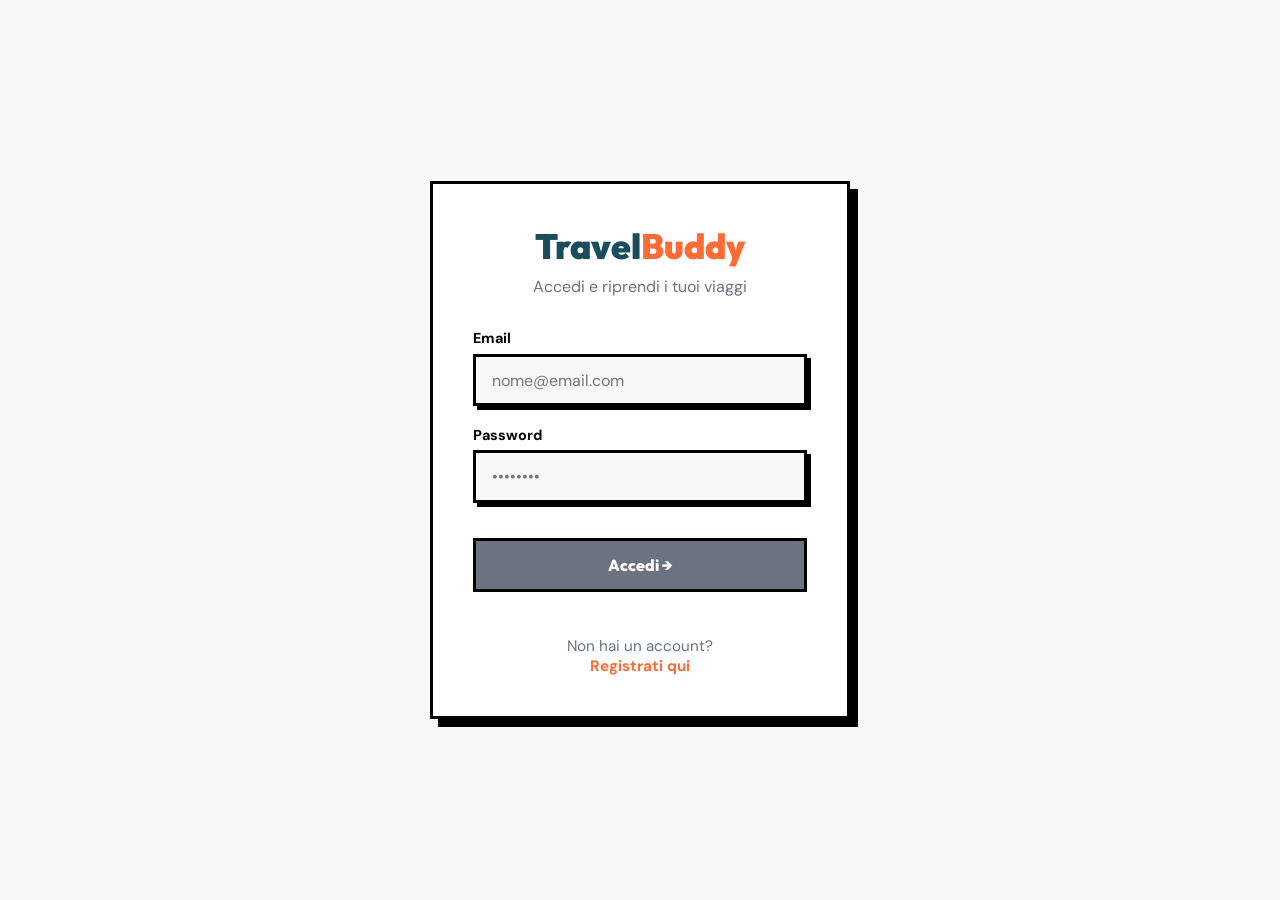
<file: Travel Front End/login.html>
<!doctype html>
<html lang="it">
<head>
  <meta charset="UTF-8" />
  <meta name="viewport" content="width=device-width, initial-scale=1.0" />
  <title>TravelBuddy - Login</title>

  <link rel="stylesheet" href="style/login.css" />

  <!-- Fonts coerenti con TravelBuddy -->
  <link rel="preconnect" href="https://fonts.googleapis.com" />
  <link rel="preconnect" href="https://fonts.gstatic.com" crossorigin />
  <link href="https://fonts.googleapis.com/css2?family=Outfit:wght@600;700;800;900&family=DM+Sans:wght@400;500;700&display=swap" rel="stylesheet"/>
</head>

<body>

  <div class="login-page">

    <div class="login-card">

      <div class="login-header">
        <h1>Travel<span>Buddy</span></h1>
        <p>Accedi e riprendi i tuoi viaggi</p>
      </div>

      <form class="login-form">

        <label>
          Email
          <input type="email" id="email" placeholder="nome@email.com" required />
        </label>

        <label>
          Password
          <input type="password" id="password" placeholder="••••••••" minlength="6" maxlength="12" required />
        </label>

        <button id="btn" class="btn-primary" disabled>
          Accedi →
        </button>

        <div class="login-footer">
          <p>Non hai un account?</p>
          <a href="registrazione.html">Registrati qui</a>
        </div>

      </form>

    </div>

  </div>
  <script src="script/api.js"></script>
  <script src="script/login.js"></script>
</body>
</html>
</file>
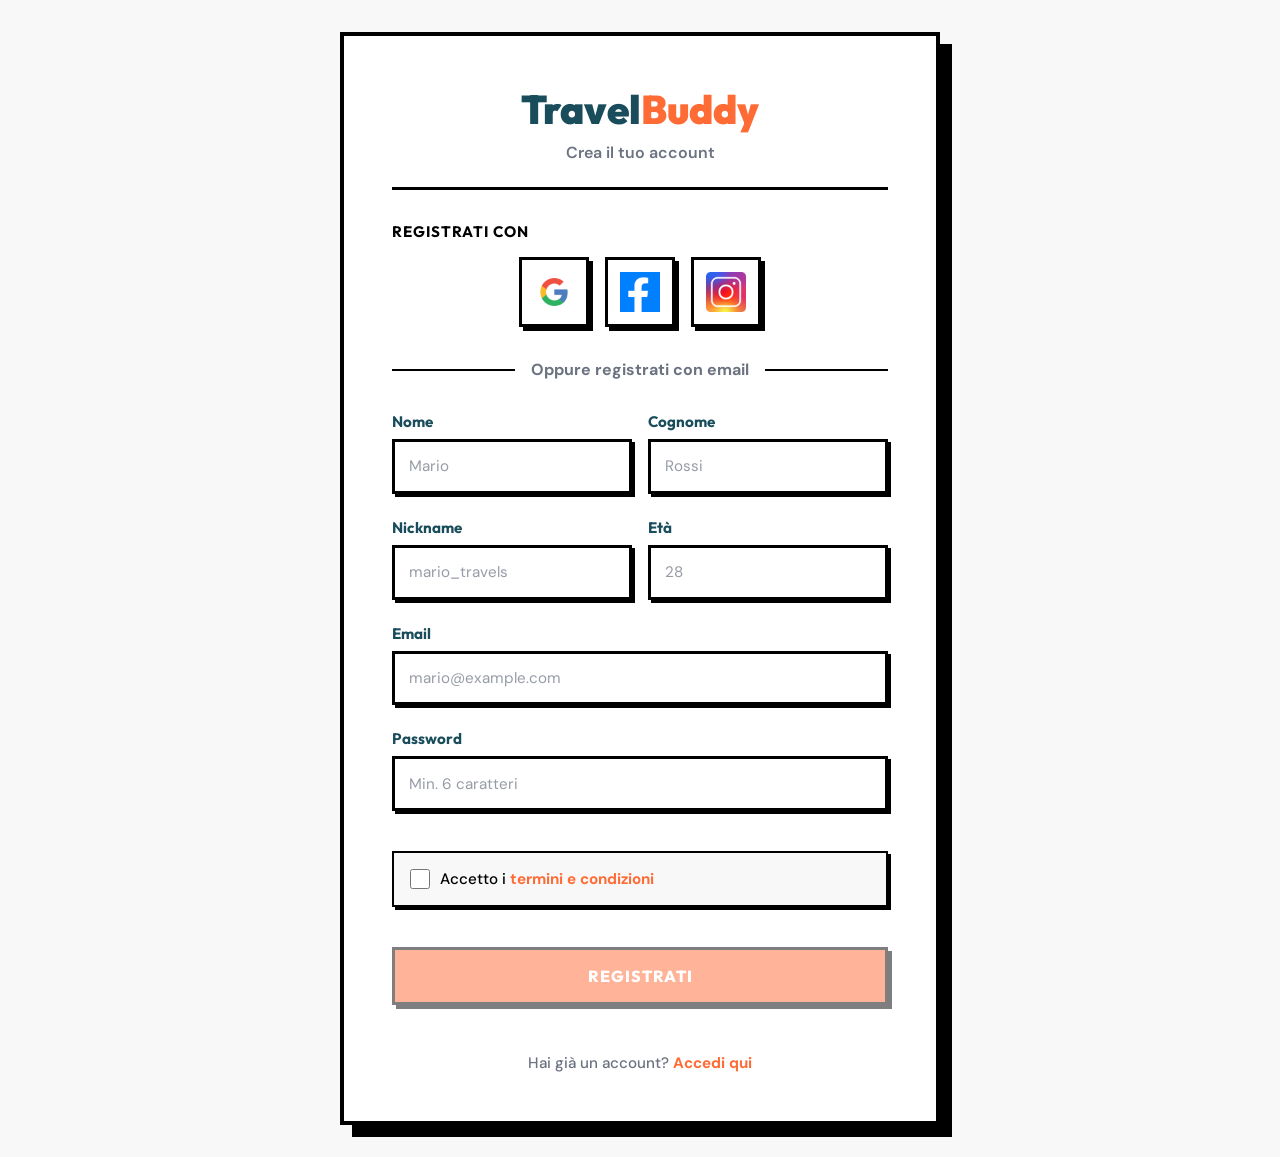
<file: Travel Front End/registrazione.html>
<!DOCTYPE html>
<html lang="it">

<head>
  <meta charset="UTF-8">
  <meta name="viewport" content="width=device-width, initial-scale=1.0">

  <title>Registrazione TravelBuddy</title>

  <link rel="stylesheet" href="style/registrazione.css">
  <link rel="preconnect" href="https://fonts.googleapis.com">
  <link rel="preconnect" href="https://fonts.gstatic.com" crossorigin>
  <link href="https://fonts.googleapis.com/css2?family=Outfit:wght@600;700;800;900&family=DM+Sans:wght@400;500;700&display=swap" rel="stylesheet">

</head>

<body>

  <div class="registration-container">

    <!-- HEADER -->
    <div class="registration-header">
      <h1>Travel<span>Buddy</span></h1>
      <p class="registration-subtitle">Crea il tuo account</p>
    </div>

    <!-- SOCIAL -->
    <div class="social-section">
      <p class="social-title">Registrati con</p>
      <div class="social-buttons">
        <a href="https://accounts.google.com" target="_blank" class="social-btn google-btn">
          <img src="assets/google.png" alt="Google">
        </a>
        <a href="https://www.facebook.com" target="_blank" class="social-btn fb-btn">
          <img src="assets/fb.png" alt="Facebook">
        </a>
        <a href="https://www.instagram.com" target="_blank" class="social-btn instagram-btn">
          <img src="assets/instagram.png" alt="Instagram">
        </a>
      </div>
    </div>

    <div class="divider">
      <span>Oppure registrati con email</span>
    </div>

    <!-- FORM -->
    <form class="registration-form">

      <div class="form-row">
        <div class="form-group">
          <label>Nome</label>
          <input id="nome" type="text" placeholder="Mario" required maxlength="128">
        </div>

        <div class="form-group">
          <label>Cognome</label>
          <input id="cognome" type="text" placeholder="Rossi" required maxlength="128">
        </div>
      </div>

      <div class="form-row">
        <div class="form-group">
          <label>Nickname</label>
          <input id="nickname" type="text" placeholder="mario_travels" required minlength="3" maxlength="50">
        </div>

        <div class="form-group">
          <label>Età</label>
          <input id="eta" type="number" placeholder="28" required min="18" max="120">
        </div>
      </div>

      <div class="form-group full-width">
        <label>Email</label>
        <input id="email" type="email" placeholder="mario@example.com" required>
      </div>

      <div class="form-group full-width">
        <label>Password</label>
        <input id="password" type="password" placeholder="Min. 6 caratteri" required minlength="6" maxlength="20">
      </div>

      <!-- CHECKBOX -->
      <div class="checkbox-group">
        <label class="checkbox-label">
          <input type="checkbox" required>
          <span>Accetto i <a href="#" class="link">termini e condizioni</a></span>
        </label>
      </div>

      <!-- BUTTON -->
      <button type="submit" class="btn-register">Registrati</button>

      <!-- LOGIN -->
      <p class="login-text">Hai già un account? <a href="login.html" class="link">Accedi qui</a></p>

    </form>

  </div>

  <script src="script/registrazione.js"></script>

</body>

</html>
</file>
<file: Travel Front End/style/style.css>
/* ==================== CSS RESET & VARIABLES ==================== */

:root {
  /* COLOR PALETTE - NEW BRUTALISM */
  --primary: #1a4d5c; /* Blu marino */
  --accent: #ff6b35; /* Arancione vivido */
  --highlight: #ffd60a; /* Giallo caldo */
  --dark: #000000; /* Nero puro */
  --light: #f8f8f8; /* Grigio chiaro */
  --white: #ffffff; /* Bianco puro */
  --gray: #6b7280; /* Grigio neutro */

  /* TYPOGRAPHY */
  --font-display: "Outfit", sans-serif;
  --font-body: "DM Sans", sans-serif;
  --font-accent: "Poppins", sans-serif;
}

* {
  margin: 0;
  padding: 0;
  box-sizing: border-box;
}

html {
  scroll-behavior: smooth;
}

body {
  font-family: var(--font-body);
  background-color: var(--white);
  color: var(--dark);
  line-height: 1.6;
}

/* ==================== TYPOGRAPHY ==================== */

h1,
h2,
h3,
h4,
h5,
h6 {
  font-family: var(--font-display);
  font-weight: 700;
  line-height: 1.2;
}

.section-title {
  font-size: 2.5rem;
  font-weight: 900;
  text-align: center;
  margin-bottom: 1rem;
  color: var(--dark);
}

.section-subtitle {
  text-align: center;
  font-size: 1.1rem;
  color: var(--gray);
  margin-bottom: 3rem;
}

/* ==================== BUTTONS ==================== */

.btn-primary {
  display: inline-block;
  background-color: var(--accent);
  color: var(--white);
  padding: 0.75rem 1.5rem;
  border: 3px solid var(--dark);
  border-radius: 0;
  font-family: var(--font-display);
  font-weight: 700;
  font-size: 1rem;
  cursor: pointer;
  transition: all 0.2s ease;
  box-shadow: 4px 4px 0 var(--dark);
  text-decoration: none;
  text-align: center;
}

.btn-primary:hover {
  transform: translate(2px, 2px);
  box-shadow: 2px 2px 0 var(--dark);
}

.btn-primary:active {
  transform: translate(4px, 4px);
  box-shadow: 0 0 0 var(--dark);
}

.btn-large {
  padding: 1rem 2rem;
  font-size: 1.1rem;
}

.btn-secondary {
  background-color: var(--white);
  color: var(--dark);
  border: 3px solid var(--dark);
}

.btn-card {
  background-color: var(--highlight);
  color: var(--dark);
  padding: 0.5rem 1.25rem;
  border: 2px solid var(--dark);
  border-radius: 0;
  font-family: var(--font-body);
  font-weight: 600;
  font-size: 0.95rem;
  cursor: pointer;
  transition: all 0.2s ease;
  box-shadow: 3px 3px 0 var(--dark);
  width: 100%;
  margin-top: auto;
}

.btn-card:hover {
  transform: translate(1px, 1px);
  box-shadow: 2px 2px 0 var(--dark);
}

/* ==================== NAVBAR ==================== */

.navbar {
  background-color: var(--white);
  border-bottom: 3px solid var(--dark);
  padding: 1.5rem 0;
  position: sticky;
  top: 0;
  z-index: 1000;
  box-shadow: 0 4px 0 rgba(0, 0, 0, 0.1);
}

.navbar-container {
  max-width: 1200px;
  margin: 0 auto;
  padding: 0 2rem;
  display: flex;
  justify-content: space-between;
  align-items: center;
  gap: 1rem;
  flex-wrap: wrap;
}

.navbar-brand {
  font-size: 1.5rem;
  font-weight: 900;
  font-family: var(--font-display);
  text-decoration: none;
}

.brand-text {
  color: var(--primary);
}

.brand-highlight {
  color: var(--accent);
}

.navbar-menu {
  display: flex;
  list-style: none;
  gap: 2rem;
  align-items: center;
}

.nav-link {
  text-decoration: none;
  color: var(--dark);
  font-weight: 600;
  font-size: 1rem;
  transition: color 0.2s ease;
  border-bottom: 3px solid transparent;
  padding-bottom: 0.25rem;
}

.nav-link:hover {
  color: var(--accent);
  border-bottom-color: var(--accent);
}

@media (max-width: 768px) {
  .navbar-menu {
    display: none;
  }
}

/* ==================== HERO SECTION ==================== */

.hero {
  padding: 4rem 2rem;
  background-color: var(--light);
  border-bottom: 4px solid var(--dark);
}

.hero-container {
  max-width: 1200px;
  margin: 0 auto;
  display: grid;
  grid-template-columns: 1fr 1fr;
  gap: 4rem;
  align-items: center;
}

.hero-content {
  position: relative;
}

.hero-title {
  font-size: 3.5rem;
  line-height: 1.1;
  margin-bottom: 1.5rem;
  color: var(--dark);
  font-weight: 900;
}

.highlight-accent {
  color: var(--accent);
  background-color: var(--highlight);
  padding: 0 0.5rem;
}

.hero-subtitle {
  font-size: 1.2rem;
  color: var(--gray);
  margin-bottom: 2rem;
  line-height: 1.8;
}

.hero-cta {
  display: flex;
  gap: 1rem;
  flex-wrap: wrap;
}

.plane-animation {
  position: absolute;
  top: -30px;
  right: -50px;
  animation: plane-fly 6s infinite ease-in-out;
}

.plane-icon {
  font-size: 3rem;
}

@keyframes plane-fly {
  0%,
  100% {
    transform: translateX(0) translateY(0) rotate(0deg);
  }
  50% {
    transform: translateX(100px) translateY(-50px) rotate(-15deg);
  }
}

.hero-visual {
  display: flex;
  justify-content: center;
  align-items: center;
}

.hero-card {
  background-color: var(--white);
  border: 3px solid var(--dark);
  padding: 2rem;
  border-radius: 0;
  box-shadow: 8px 8px 0 var(--dark);
  max-width: 350px;
  width: 100%;
}

.card-header-visual {
  display: flex;
  gap: 0.5rem;
  margin-bottom: 2rem;
}

.dot {
  width: 12px;
  height: 12px;
  border-radius: 50%;
  background-color: var(--accent);
  border: 2px solid var(--dark);
}

.card-content-visual {
  display: flex;
  flex-direction: column;
  gap: 1rem;
  font-weight: 600;
  font-size: 1rem;
}

.card-content-visual p {
  display: flex;
  align-items: center;
  gap: 0.5rem;
}

@media (max-width: 768px) {
  .hero-container {
    grid-template-columns: 1fr;
  }

  .hero-title {
    font-size: 2.5rem;
  }

  .plane-animation {
    position: relative;
    top: 0;
    right: 0;
    animation: none;
  }
}

/* ==================== FEATURES SECTION ==================== */

.features {
  padding: 4rem 2rem;
  background-color: var(--white);
}

.features-container {
  max-width: 1200px;
  margin: 0 auto;
}

.features-grid {
  display: grid;
  grid-template-columns: repeat(auto-fit, minmax(250px, 1fr));
  gap: 2rem;
}

.feature-card {
  background-color: var(--light);
  border: 3px solid var(--dark);
  padding: 2rem;
  border-radius: 0;
  box-shadow: 4px 4px 0 var(--dark);
  transition: all 0.3s ease;
  display: flex;
  flex-direction: column;
}

.feature-card:hover {
  transform: translate(-4px, -4px);
  box-shadow: 8px 8px 0 var(--dark);
}

.feature-icon {
  font-size: 2.5rem;
  margin-bottom: 1rem;
}

.feature-card h3 {
  font-size: 1.3rem;
  margin-bottom: 0.5rem;
  color: var(--primary);
}

.feature-card p {
  color: var(--gray);
  line-height: 1.8;
}

/* ==================== HOW IT WORKS ==================== */

.how-it-works {
  padding: 4rem 2rem;
  background-color: var(--light);
  border-top: 4px solid var(--dark);
  border-bottom: 4px solid var(--dark);
}

.how-it-works-container {
  max-width: 1200px;
  margin: 0 auto;
}

.steps-grid {
  display: grid;
  grid-template-columns: repeat(3, 1fr);
  gap: 2rem;
  align-items: stretch;
  position: relative;
}

.steps-grid .step-arrow:nth-of-type(3) {
  display: none; /* ultima freccia inutile */
}

.step {
  background-color: var(--white);
  border: 3px solid var(--dark);
  padding: 2rem;
  border-radius: 0;
  box-shadow: 4px 4px 0 var(--dark);
  display: flex;
  flex-direction: column;
  gap: 1rem;
}

.step-number {
  font-size: 2.5rem;
  font-weight: 900;
  color: var(--accent);
  font-family: var(--font-display);
}

.step h3 {
  font-size: 1.2rem;
  color: var(--primary);
}

.step p {
  color: var(--gray);
  line-height: 1.7;
}

.step-arrow {
  display: flex;
  justify-content: center;
  align-items: center;
  font-size: 2rem;
  color: var(--accent);
  font-weight: bold;
}

@media (max-width: 768px) {
  .step-arrow {
    display: none;
  }
}

/* ==================== ITINERARI SECTION ==================== */

.itinerari-section {
  padding: 4rem 2rem;
  background-color: var(--white);
}

.itinerari-container {
  max-width: 1200px;
  margin: 0 auto;
}

.itinerari-header {
  margin-bottom: 3rem;
}

.cards-grid {
  display: grid;
  grid-template-columns: repeat(auto-fill, minmax(320px, 1fr));
  gap: 2rem;
}

.travel-card {
  background-color: var(--white);
  border: 3px solid var(--dark);
  border-radius: 0;
  box-shadow: 4px 4px 0 var(--dark);
  overflow: hidden;
  transition: all 0.3s ease;
  display: flex;
  flex-direction: column;
}

.travel-card:hover {
  transform: translate(-4px, -4px);
  box-shadow: 8px 8px 0 var(--dark);
}

.card-image-wrapper {
  position: relative;
  height: 200px;
  overflow: hidden;
}

.card-image-wrapper img {
  width: 100%;
  height: 100%;
  object-fit: cover;
  transition: transform 0.3s ease;
}

.travel-card:hover .card-image-wrapper img {
  transform: scale(1.05);
}

.card-tag {
  position: absolute;
  top: 1rem;
  right: 1rem;
  background-color: var(--highlight);
  color: var(--dark);
  padding: 0.5rem 1rem;
  border: 2px solid var(--dark);
  font-weight: 700;
  font-size: 0.85rem;
  border-radius: 0;
}

.card-body {
  padding: 1.5rem;
  display: flex;
  flex-direction: column;
  gap: 1rem;
  flex-grow: 1;
}

.card-title {
  font-size: 1.2rem;
  color: var(--primary);
  font-family: var(--font-display);
}

.card-description {
  color: var(--gray);
  font-size: 0.95rem;
  line-height: 1.7;
  flex-grow: 1;
}

/* ==================== TESTIMONIALS ==================== */

.testimonials {
  padding: 4rem 2rem;
  background-color: var(--light);
}

.testimonials-container {
  max-width: 1200px;
  margin: 0 auto;
}

.testimonials-grid {
  display: grid;
  grid-template-columns: repeat(auto-fit, minmax(300px, 1fr));
  gap: 2rem;
}

.testimonial-card {
  background-color: var(--white);
  border: 3px solid var(--dark);
  padding: 2rem;
  border-radius: 0;
  box-shadow: 4px 4px 0 var(--dark);
  display: flex;
  flex-direction: column;
  gap: 1rem;
}

.stars {
  font-size: 1.2rem;
}

.testimonial-text {
  color: var(--gray);
  font-style: italic;
  line-height: 1.8;
  font-size: 1rem;
}

.testimonial-author {
  font-weight: 700;
  color: var(--primary);
  margin-top: 0.5rem;
}

/* ==================== STATS ==================== */

.stats {
  padding: 4rem 2rem;
  background-color: var(--primary);
  border-top: 4px solid var(--dark);
  border-bottom: 4px solid var(--dark);
}

.stats-container {
  max-width: 1200px;
  margin: 0 auto;
  display: grid;
  grid-template-columns: repeat(auto-fit, minmax(200px, 1fr));
  gap: 2rem;
  text-align: center;
}

.stat {
  padding: 2rem;
  border: 3px solid var(--white);
  border-radius: 0;
}

.stat-number {
  font-size: 2.5rem;
  font-weight: 900;
  color: var(--highlight);
  font-family: var(--font-display);
  margin-bottom: 0.5rem;
}

.stat-label {
  color: var(--white);
  font-size: 1rem;
  font-weight: 600;
}

/* ==================== ABOUT SECTION ==================== */

.about {
  padding: 4rem 2rem;
  background-color: var(--white);
}

.about-container {
  max-width: 1200px;
  margin: 0 auto;
}

.about-grid {
  display: grid;
  grid-template-columns: repeat(auto-fit, minmax(300px, 1fr));
  gap: 2rem;
}

.about-card {
  background-color: var(--light);
  border: 3px solid var(--dark);
  padding: 2rem;
  border-radius: 0;
  box-shadow: 4px 4px 0 var(--dark);
  text-align: center;
  transition: all 0.3s ease;
}

.about-card:hover {
  transform: translate(-4px, -4px);
  box-shadow: 8px 8px 0 var(--dark);
}

.about-icon {
  font-size: 3rem;
  margin-bottom: 1rem;
}

.about-card h3 {
  font-size: 1.3rem;
  color: var(--primary);
  margin-bottom: 1rem;
}

.about-card p {
  color: var(--gray);
  line-height: 1.8;
  font-size: 0.95rem;
}

/* ==================== NEWSLETTER ==================== */

.newsletter {
  padding: 4rem 2rem;
  background-color: var(--primary);
  border-top: 4px solid var(--dark);
}

.newsletter-container {
  max-width: 600px;
  margin: 0 auto;
  text-align: center;
}

.newsletter-container h2 {
  color: var(--white);
  font-size: 2rem;
  margin-bottom: 1rem;
}

.newsletter-container p {
  color: var(--white);
  font-size: 1.1rem;
  margin-bottom: 2rem;
  line-height: 1.6;
}

.newsletter-form {
  display: flex;
  gap: 1rem;
  flex-wrap: wrap;
  justify-content: center;
}

.newsletter-input {
  padding: 0.75rem 1.5rem;
  border: 3px solid var(--dark);
  border-radius: 0;
  font-family: var(--font-body);
  font-size: 1rem;
  flex: 1;
  min-width: 250px;
  background-color: var(--white);
  color: var(--dark);
}

.newsletter-input::placeholder {
  color: var(--gray);
}

/* ==================== FOOTER ==================== */

.footer {
  background-color: var(--dark);
  color: var(--white);
  padding: 3rem 2rem 1rem;
  border-top: 4px solid var(--accent);
}

.footer-container {
  max-width: 1200px;
  margin: 0 auto;
}

.footer-content {
  display: grid;
  grid-template-columns: repeat(auto-fit, minmax(200px, 1fr));
  gap: 2rem;
  margin-bottom: 2rem;
}

.footer-section h4 {
  color: var(--highlight);
  font-size: 1.1rem;
  margin-bottom: 1rem;
  font-family: var(--font-display);
}

.footer-section p {
  color: rgba(255, 255, 255, 0.7);
  font-size: 0.95rem;
  line-height: 1.6;
}

.footer-section ul {
  list-style: none;
}

.footer-section a {
  color: rgba(255, 255, 255, 0.7);
  text-decoration: none;
  font-size: 0.95rem;
  transition: color 0.2s ease;
}

.footer-section a:hover {
  color: var(--highlight);
}

.footer-section li {
  margin-bottom: 0.5rem;
}

.footer-bottom {
  text-align: center;
  padding-top: 2rem;
  border-top: 2px solid rgba(255, 255, 255, 0.1);
  color: rgba(255, 255, 255, 0.5);
  font-size: 0.9rem;
}

/* ==================== RESPONSIVE ==================== */

@media (max-width: 768px) {
  .section-title {
    font-size: 2rem;
  }

  .hero-title {
    font-size: 2rem;
  }

  .hero-cta {
    flex-direction: column;
  }

  .btn-primary,
  .btn-secondary,
  .btn-card {
    width: 100%;
    white-space: nowrap;
    flex-shrink: 0;
  }

  .navbar-menu {
    display: none;
  }
}

@media (max-width: 480px) {
  .btn-primary,
  .btn-secondary {
    padding: 0.6rem 1.2rem;
    font-size: 0.9rem;
  }

  .section-title {
    font-size: 1.5rem;
  }

  .hero-title {
    font-size: 1.5rem;
  }
}

@media (max-width: 768px) {
  .step-group {
    flex: 1 1 100%;
  }
}

img {
  max-width: 100%;
  height: auto;
  display: block;
}

body {
  overflow-x: hidden;
}

* {
  min-width: 0;
}

.hero-container,
.features-container,
.how-it-works-container,
.itinerari-container,
.testimonials-container,
.stats-container,
.about-container,
.newsletter-container,
.footer-container {
  max-width: 1200px;
  margin: 0 auto;
  padding: 0 1.5rem;
}

@media (max-width: 768px) {
  .hero-container {
    grid-template-columns: 1fr;
    gap: 2rem;
  }

  .hero-title {
    font-size: 2rem;
  }

  .hero-cta {
    flex-direction: column;
  }

  .navbar-menu {
    display: none;
  }

  .features-grid,
  .cards-grid,
  .testimonials-grid,
  .about-grid {
    grid-template-columns: 1fr;
  }

  .stats-container {
    grid-template-columns: 1fr 1fr;
  }
}

@media (max-width: 768px) {
  .steps-grid {
    grid-template-columns: 1fr;
  }

  .step-arrow {
    display: none;
  }
}
@media (max-width: 768px) {
  .navbar-container {
    flex-wrap: wrap;
    gap: 0.75rem;
  }

  .navbar-brand {
    flex: 1 1 100%;
    text-align: center;
  }

  .btn-primary {
    flex: 1 1 100%;
    text-align: center;
  }

  .navbar-menu {
    display: none;
  }

  .plane-icon{
    display: none;
  }
}

.hero {
  position: relative;
  z-index: 1;
  overflow: hidden;
}

.hero-visual {
  position: relative;
  z-index: 1;
}

.hero-card {
  position: relative;
  z-index: 2;
}

@media (max-width: 768px) {
  .hero {
    position: relative;
    z-index: 1;
    overflow: hidden;
  }

  .hero-visual {
    order: 2;
    z-index: 1;
  }

  .hero-content {
    order: 1;
  }

  .hero-card {
    position: relative;
    z-index: 1;
    box-shadow: 4px 4px 0 var(--dark);
  }
}
</file>
<file: Travel Front End/style/itinerario.css>
:root {
  --azzuro: #00bbf9;
  --banana: #fee440;
  --travel-dark: #121212;
  --travel-medium:#13002f;
  --travel-navy: #033c4f;
  --travel-deep: #062631;
  --white: #ffffff;
}

/* RESET */
* {
  margin: 0;
  padding: 0;
  box-sizing: border-box;
}

html {
  scroll-behavior: smooth;
}

body {
  font-family: "Nunito", sans-serif;

  background: linear-gradient(
    135deg,
    var(--travel-medium),
    var(--travel-deep),
    var(--travel-navy)
  );

  color: white;
  min-height: 100vh;
  padding: 40px 20px;
}

/* CONTAINER */
.container {
  max-width: 1200px;
  margin: auto;
}

/* HEADER */
.header {
  text-align: center;
  margin-bottom: 40px;

}

.header h1 {
  color: var(--azzuro);
  font-size: 48px;
  margin-bottom: 10px;
}

.subtitle {
  color: rgba(255, 255, 255, 0.75);
  font-size: 18px;
}

/* INFO */
.trip-info {
  display: flex;
  justify-content: center;
  gap: 20px;
  flex-wrap: wrap;
  margin-bottom: 40px;
}

.info-card {
  background: rgba(255, 255, 255, 0.07);
  backdrop-filter: blur(12px);

  border: 1px solid rgba(0, 187, 249, 0.4);

  border-radius: 20px;
  padding: 20px;
  min-width: 180px;

  text-align: center;

  box-shadow:
    0 0 10px rgba(0, 187, 249, 0.25),
    0 0 20px rgba(0, 187, 249, 0.15);

  transition: 0.3s ease;
}

.info-card h3 {
  color: var(--banana);
  margin-bottom: 10px;
  font-size: 18px;
}

.info-card p {
  font-size: 16px;
}

/* TITOLI SEZIONE */
.places h2,
.recap h2 {
  color: var(--azzuro);
  margin-bottom: 20px;
  text-align: center;
  font-size: 40px;
  letter-spacing: 0.5px;
}

/* override titolo (giorni) */
.places h2 {
  color: var(--banana);
  font-size: 36px;
  margin-bottom: 30px;
  padding-bottom: 10px;
  border-bottom: 2px solid rgba(254,228,64,.25);
}

/* GRID CARDS */
.cards {
  display: grid;
  grid-template-columns: repeat(auto-fit, minmax(300px, 1fr));
  gap: 25px;
  margin-bottom: 50px;
}

/* CARD */
.place-card {
  background: rgba(255, 255, 255, 0.07);
  backdrop-filter: blur(12px);
  border: 1px solid rgba(255, 255, 255, 0.12);
  border-radius: 24px;
  overflow: hidden;
  transition: all 0.35s ease;
}

.place-card:hover {
  transform: translateY(-10px);
  box-shadow: 0 20px 45px rgba(0, 0, 0, 0.45);
  border-color: rgba(0, 187, 249, 0.35);
}

.place-card img {
  width: 100%;
  height: 220px;
  object-fit: cover;
  display: block;
}

.content {
  padding: 20px;
}

.content h3 {
  color: var(--banana);
  margin-bottom: 10px;
  font-size: 20px;
}

.content p {
  line-height: 1.6;
  font-size: 15px;
}

/* PREZZO */
.price {
  margin-top: 15px;
  background: rgba(0, 187, 249, 0.15);
  border: 1px solid rgba(0, 187, 249, 0.3);
  padding: 10px;
  border-radius: 12px;
  color: var(--azzuro);
  font-weight: bold;
  font-size: 15px;
}

/* RECENSIONE */
.review {
  margin-top: 10px;
  color: #eaeaea;
  font-size: 14px;
}

/* RECAP */
.recap-box {
  background: rgba(255, 255, 255, 0.07);
  backdrop-filter: blur(12px);
  border: 1px solid rgba(255, 255, 255, 0.12);
  border-radius: 24px;
  padding: 30px;
  max-width: 700px;
  margin: auto;
}

.recap-box p {
  display: flex;
  justify-content: space-between;
  margin-bottom: 15px;
  font-size: 16px;
}

.recap-box hr {
  border: none;
  height: 1px;
  background: rgba(255, 255, 255, 0.15);
  margin: 20px 0;
}

/* TOTAL */
.total-box {
  text-align: center;
}


.total-line {
  display: flex;
  justify-content: space-between;
  align-items: center;

  font-size: 22px;
  font-weight: 700;

  margin-top: 10px;

  color: var(--banana);
}

.total-line .label {
  color: var(--banana);
}


.total-line .price {
  color: var(--banana);
  font-size: 44px;
  font-weight: 900;
  line-height: 1;
  background: none;
  border: none;
  padding: 0;
}


/* BOTTONI BASE IDENTICI */
.back-btn,
.save-btn {
  display: inline-flex;
  align-items: center;
  justify-content: center;

  padding: 14px 30px;
  border-radius: 16px;

  text-decoration: none;

  font-weight: 700;

  color: white;
  background: linear-gradient(90deg, var(--azzuro), var(--travel-navy));
  box-shadow: 0 10px 25px rgba(0, 0, 0, 0.3);
  transition: 0.3s ease;
}

/* button torna agli itinerari*/
.back-container {
  display: flex;
  justify-content: center;
  align-items: center;
  gap: 20px;
  margin-top: 40px;
  flex-wrap: wrap;
}

/* animazione e colori comuni per entrambi i button */
.back-btn:hover,
.save-btn:hover{
  transform: translateY(-3px) scale(1.03);
  
  box-shadow: 0 15px 35px rgba(0, 187, 249, 0.25);

  background: linear-gradient(90deg, var(--banana), var(--azzuro));
}
</file>
<file: Travel Front End/style/login.css>
:root {
  --primary: #1a4d5c;
  --accent: #ff6b35;
  --highlight: #ffd60a;
  --dark: #000000;
  --light: #f8f8f8;
  --white: #ffffff;
  --gray: #6b7280;

  --font-display: 'Outfit', sans-serif;
  --font-body: 'DM Sans', sans-serif;
}

/* ================= RESET ================= */
* {
  margin: 0;
  padding: 0;
  box-sizing: border-box;
}

body {
  font-family: var(--font-body);
  background: var(--light);
  display: flex;
  justify-content: center;
  align-items: center;
  min-height: 100vh;
}

/* ================= PAGE ================= */

.login-page {
  width: 100%;
  padding: 2rem;
  display: flex;
  justify-content: center;
}

/* ================= CARD ================= */

.login-card {
  width: 100%;
  max-width: 420px;
  background: var(--white);
  border: 3px solid var(--dark);
  box-shadow: 8px 8px 0 var(--dark);
  padding: 2.5rem;
}

/* ================= HEADER ================= */

.login-header {
  text-align: center;
  margin-bottom: 2rem;
}

.login-header h1 {
  font-family: var(--font-display);
  font-size: 2.2rem;
  font-weight: 900;
  color: var(--primary);
}

.login-header h1 span {
  color: var(--accent);
}

.login-header p {
  color: var(--gray);
  margin-top: 0.5rem;
}

/* ================= FORM ================= */

.login-form {
  display: flex;
  flex-direction: column;
  gap: 1.2rem;
}

.login-form label {
  display: flex;
  flex-direction: column;
  font-weight: 700;
  font-size: 0.9rem;
  color: var(--dark);
  gap: 0.4rem;
}

.login-form input {
  padding: 0.8rem 1rem;
  border: 3px solid var(--dark);
  background: var(--light);
  font-family: var(--font-body);
  font-size: 1rem;
  box-shadow: 4px 4px 0 var(--dark);
  outline: none;
  transition: all 0.2s ease;
}

.login-form input:focus {
  transform: translate(-2px, -2px);
  box-shadow: 6px 6px 0 var(--dark);
  border-color: var(--accent);
}

/* ================= BUTTON ================= */

.btn-primary {
  margin-top: 1rem;
  background: var(--accent);
  color: var(--white);
  border: 3px solid var(--dark);
  padding: 0.9rem;
  font-family: var(--font-display);
  font-weight: 800;
  font-size: 1rem;
  cursor: pointer;
  box-shadow: 4px 4px 0 var(--dark);
  transition: all 0.15s ease;
}

.btn-primary:hover {
  transform: translate(2px, 2px);
  box-shadow: 2px 2px 0 var(--dark);
}

.btn-primary:active {
  transform: translate(4px, 4px);
  box-shadow: 0 0 0 var(--dark);
}

.btn-primary:disabled {
  background: var(--gray);
  cursor: not-allowed;
  box-shadow: none;
}

/* ================= FOOTER ================= */

.login-footer {
  margin-top: 1.5rem;
  text-align: center;
  font-size: 0.95rem;
  color: var(--gray);
}

.login-footer a {
  color: var(--accent);
  font-weight: 700;
  text-decoration: none;
}

.login-footer a:hover {
  text-decoration: underline;
}

/* ================= RESPONSIVE ================= */

@media (max-width: 480px) {
  .login-card {
    padding: 1.5rem;
  }

  .login-header h1 {
    font-size: 1.8rem;
  }
}
</file>
<file: Travel Front End/style/registrazione.css>
:root {
  /* PALETTE NEW BRUTALISM */
  --primary: #1a4d5c;
  --accent: #ff6b35;
  --highlight: #ffd60a;
  --dark: #000;
  --light: #f8f8f8;
  --white: #fff;
  --gray: #6b7280;

  /* TYPOGRAPHY */
  --font-display: 'Outfit', sans-serif;
  --font-body: 'DM Sans', sans-serif;
}

/* ================= RESET ================= */

* {
  margin: 0;
  padding: 0;
  box-sizing: border-box;
}

html {
  scroll-behavior: smooth;
}

body {
  font-family: var(--font-body);
  background-color: var(--light);
  color: var(--dark);
  display: flex;
  justify-content: center;
  align-items: center;
  min-height: 100vh;
  padding: 2rem;
}

/* ================= REGISTRATION CONTAINER ================= */

.registration-container {
  width: 100%;
  max-width: 600px;
  background: var(--white);
  border: 4px solid var(--dark);
  box-shadow: 12px 12px 0 var(--dark);
  padding: 3rem;
  border-radius: 0;
}

/* ================= HEADER ================= */

.registration-header {
  text-align: center;
  margin-bottom: 2rem;
  border-bottom: 3px solid var(--dark);
  padding-bottom: 1.5rem;
}

.registration-header h1 {
  font-family: var(--font-display);
  font-size: 2.5rem;
  font-weight: 900;
  color: var(--primary);
  margin-bottom: 0.5rem;
}

.registration-header h1 span {
  color: var(--accent);
}

.registration-subtitle {
  color: var(--gray);
  font-size: 1rem;
  font-weight: 600;
}

/* ================= SOCIAL SECTION ================= */

.social-section {
  margin-bottom: 2rem;
}

.social-title {
  font-family: var(--font-display);
  font-weight: 700;
  font-size: 0.95rem;
  margin-bottom: 1rem;
  text-transform: uppercase;
  letter-spacing: 1px;
}

.social-buttons {
  display: flex;
  gap: 1rem;
  justify-content: center;
}

.social-btn {
  width: 70px;
  height: 70px;
  display: flex;
  justify-content: center;
  align-items: center;
  border: 3px solid var(--dark);
  box-shadow: 4px 4px 0 var(--dark);
  background: var(--white);
  text-decoration: none;
  transition: all 0.2s ease;
  border-radius: 0;
}

.social-btn:hover {
  transform: translate(-4px, -4px);
  box-shadow: 8px 8px 0 var(--dark);
}

.social-btn img {
  width: 40px;
  height: 40px;
  object-fit: contain;
}

/* ================= DIVIDER ================= */

.divider {
  display: flex;
  align-items: center;
  gap: 1rem;
  margin: 2rem 0;
  font-weight: 700;
  color: var(--gray);
}

.divider::before,
.divider::after {
  content: '';
  flex: 1;
  height: 2px;
  background: var(--dark);
}

/* ================= FORM ================= */

.registration-form {
  display: flex;
  flex-direction: column;
  gap: 1.5rem;
}

.form-row {
  display: grid;
  grid-template-columns: 1fr 1fr;
  gap: 1rem;
}

.form-group {
  display: flex;
  flex-direction: column;
  gap: 0.5rem;
}

.form-group.full-width {
  grid-column: 1 / -1;
}

.form-group label {
  font-family: var(--font-display);
  font-weight: 700;
  font-size: 0.95rem;
  color: var(--primary);
}

.form-group input {
  border: 3px solid var(--dark);
  padding: 0.9rem;
  font-family: var(--font-body);
  font-size: 0.95rem;
  outline: none;
  background: var(--white);
  color: var(--dark);
  box-shadow: 3px 3px 0 var(--dark);
  transition: all 0.2s ease;
  border-radius: 0;
}

.form-group input:focus {
  box-shadow: 5px 5px 0 var(--accent);
  border-color: var(--accent);
}

.form-group input::placeholder {
  color: var(--gray);
  opacity: 0.7;
}

/* ================= CHECKBOX ================= */

.checkbox-group {
  display: flex;
  align-items: flex-start;
  gap: 0.8rem;
  margin: 1rem 0;
  padding: 1rem;
  background: var(--light);
  border: 2px solid var(--dark);
  box-shadow: 3px 3px 0 var(--dark);
}

.checkbox-label {
  display: flex;
  align-items: center;
  gap: 0.6rem;
  cursor: pointer;
  font-size: 0.95rem;
  font-weight: 500;
  color: var(--dark);
}

.checkbox-label input[type="checkbox"] {
  width: 20px;
  height: 20px;
  cursor: pointer;
  box-shadow: none;
  padding: 0;
  border: 2px solid var(--dark);
  margin: 0;
}

.checkbox-label input[type="checkbox"]:checked {
  background-color: var(--accent);
  accent-color: var(--accent);
}

/* ================= BUTTON ================= */

.btn-register {
  background-color: var(--accent);
  color: var(--white);
  border: 3px solid var(--dark);
  padding: 1rem;
  font-family: var(--font-display);
  font-weight: 800;
  font-size: 1rem;
  cursor: pointer;
  transition: all 0.2s ease;
  box-shadow: 4px 4px 0 var(--dark);
  border-radius: 0;
  text-transform: uppercase;
  letter-spacing: 1px;
}

.btn-register:hover {
  transform: translate(2px, 2px);
  box-shadow: 2px 2px 0 var(--dark);
}

.btn-register:active {
  transform: translate(4px, 4px);
  box-shadow: 0 0 0 var(--dark);
}

/* ================= LOGIN TEXT ================= */

.login-text {
  text-align: center;
  margin-top: 1.5rem;
  font-size: 0.95rem;
  color: var(--gray);
  font-weight: 500;
}

.link {
  color: var(--accent);
  text-decoration: none;
  font-weight: 700;
  transition: all 0.2s ease;
  border-bottom: 2px solid transparent;
}

.link:hover {
  color: var(--primary);
  border-bottom-color: var(--primary);
}

/* ================= RESPONSIVE ================= */

@media (max-width: 640px) {
  .registration-container {
    padding: 2rem;
    border: 3px solid var(--dark);
    box-shadow: 8px 8px 0 var(--dark);
  }

  .registration-header h1 {
    font-size: 2rem;
  }

  .form-row {
    grid-template-columns: 1fr;
  }

  .social-buttons {
    gap: 0.8rem;
  }

  .social-btn {
    width: 60px;
    height: 60px;
  }

  .social-btn img {
    width: 35px;
    height: 35px;
  }

  .checkbox-group {
    padding: 0.8rem;
    gap: 0.6rem;
  }

  .checkbox-label {
    font-size: 0.9rem;
  }
}

@media (max-width: 480px) {
  body {
    padding: 1rem;
  }

  .registration-container {
    padding: 1.5rem;
  }

  .registration-header h1 {
    font-size: 1.8rem;
  }

  .registration-header {
    margin-bottom: 1.5rem;
    padding-bottom: 1rem;
  }

  .form-group label {
    font-size: 0.9rem;
  }

  .form-group input {
    padding: 0.8rem;
    font-size: 0.9rem;
  }
}
</file>
